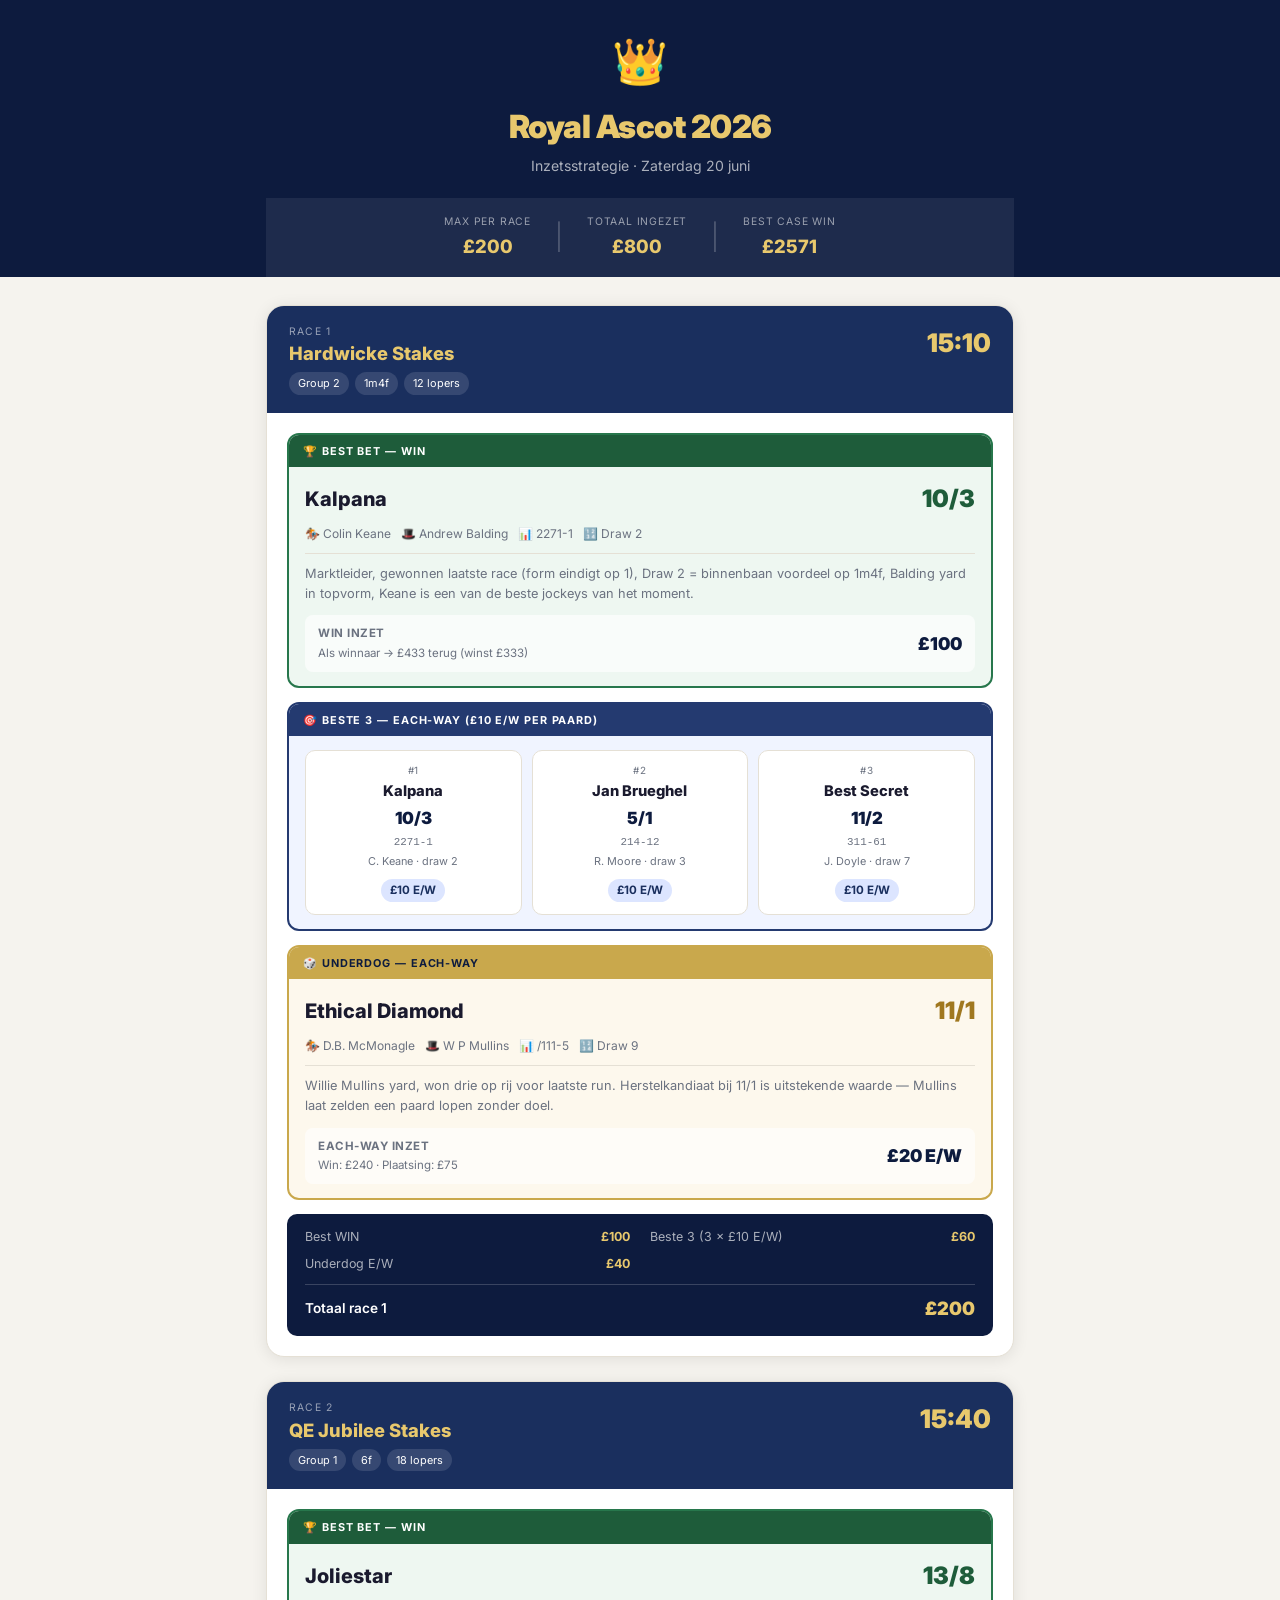
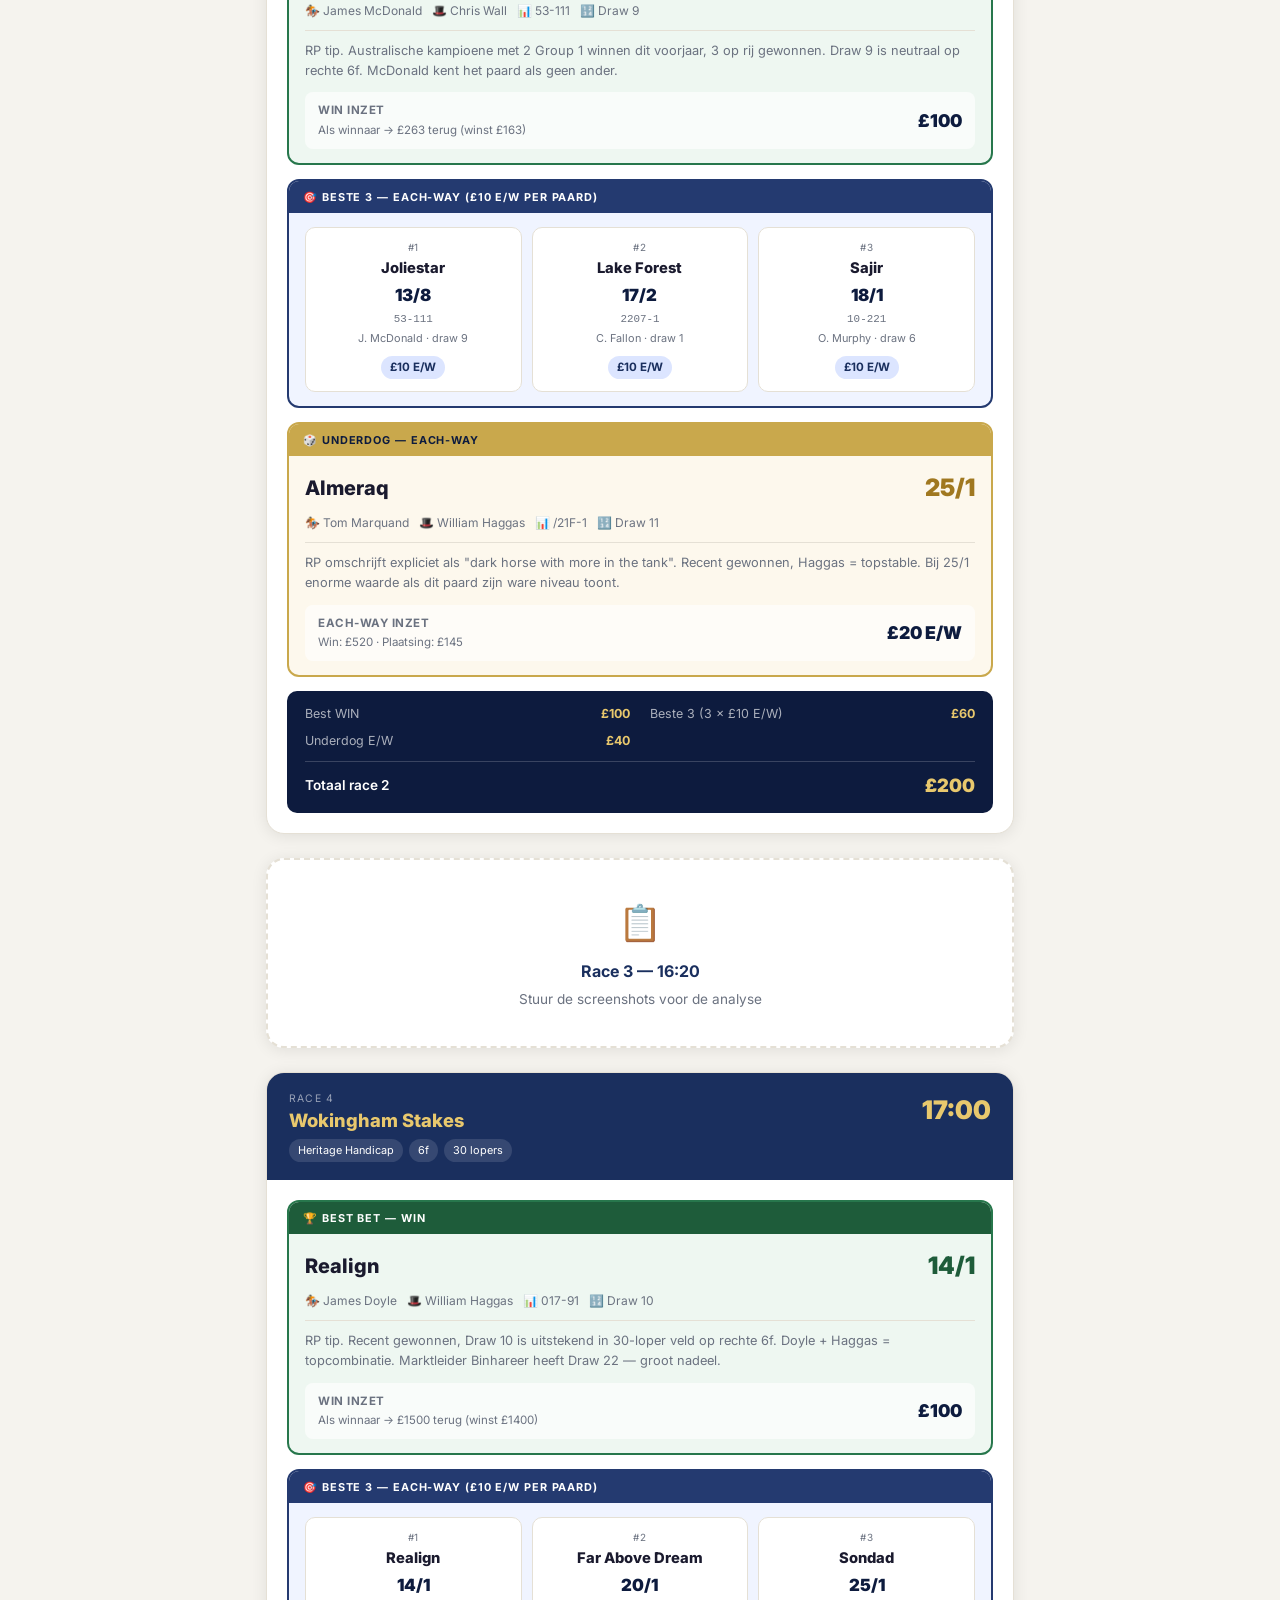
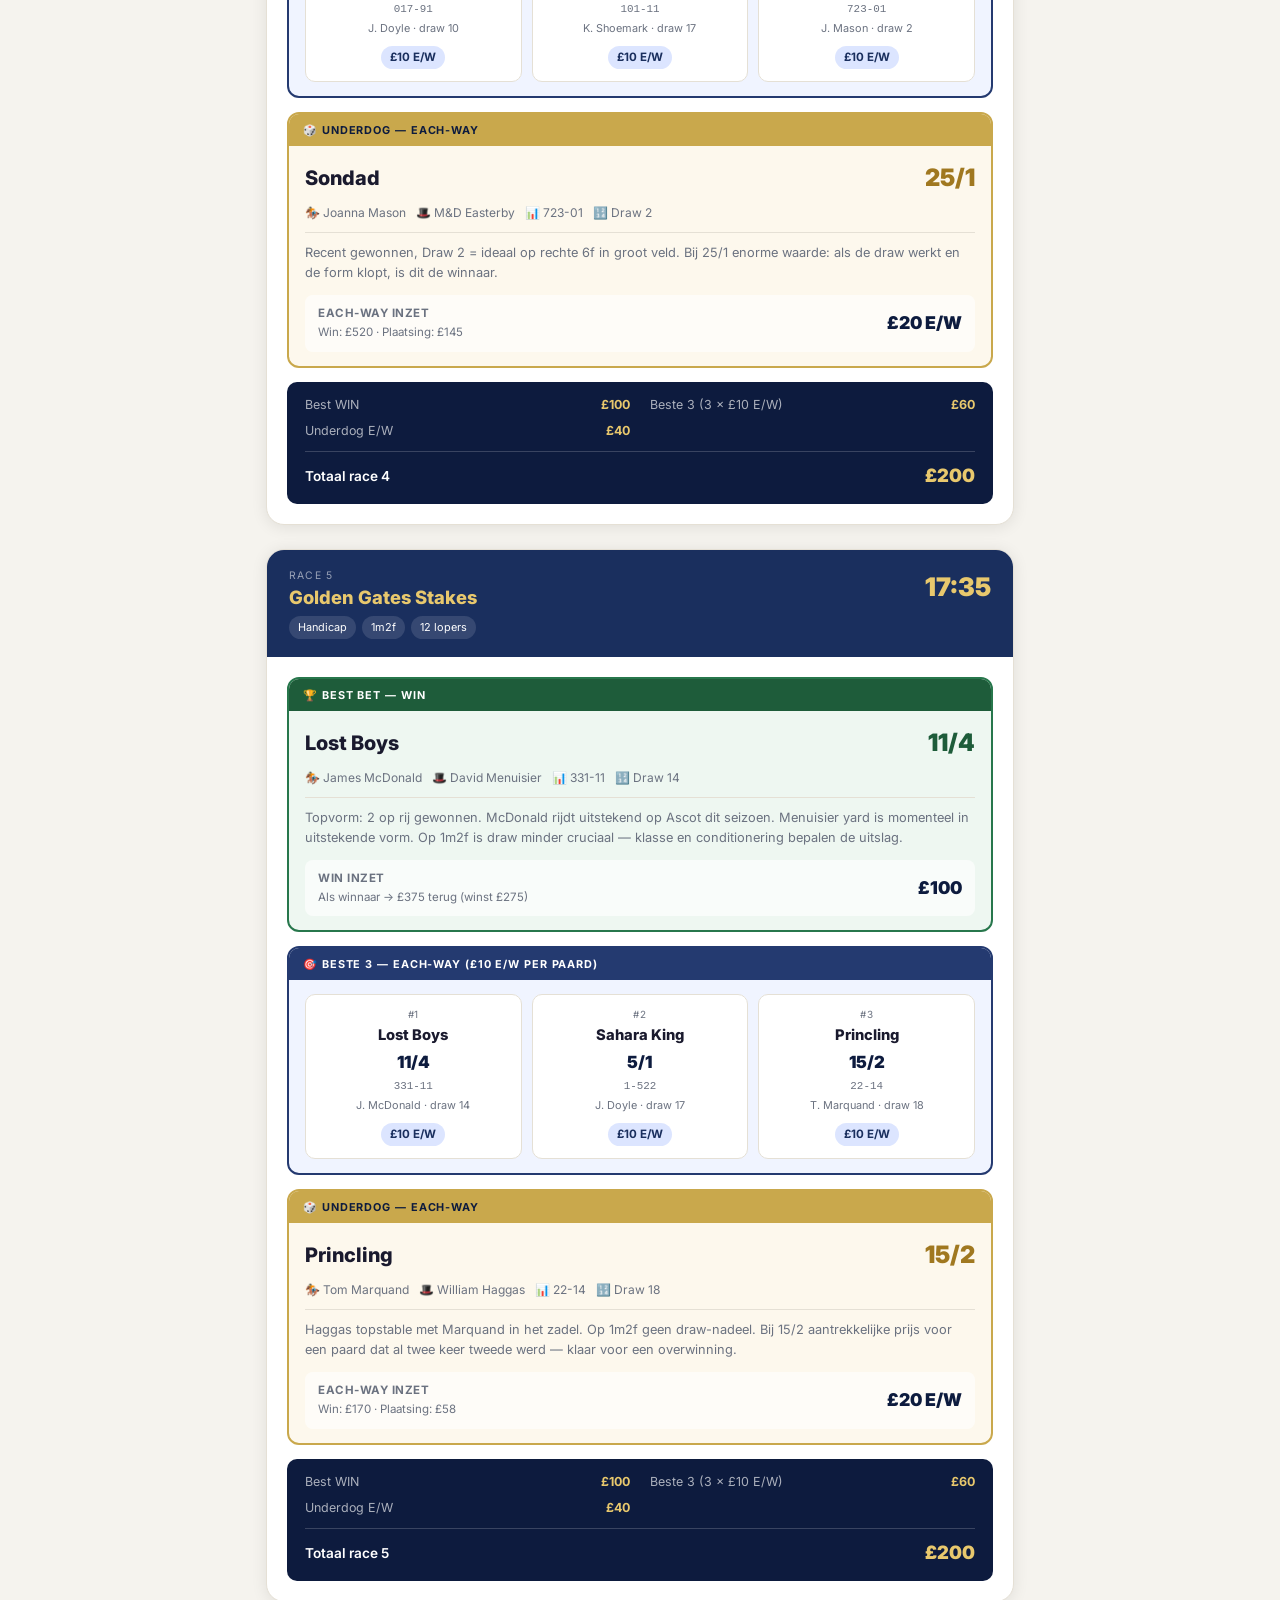
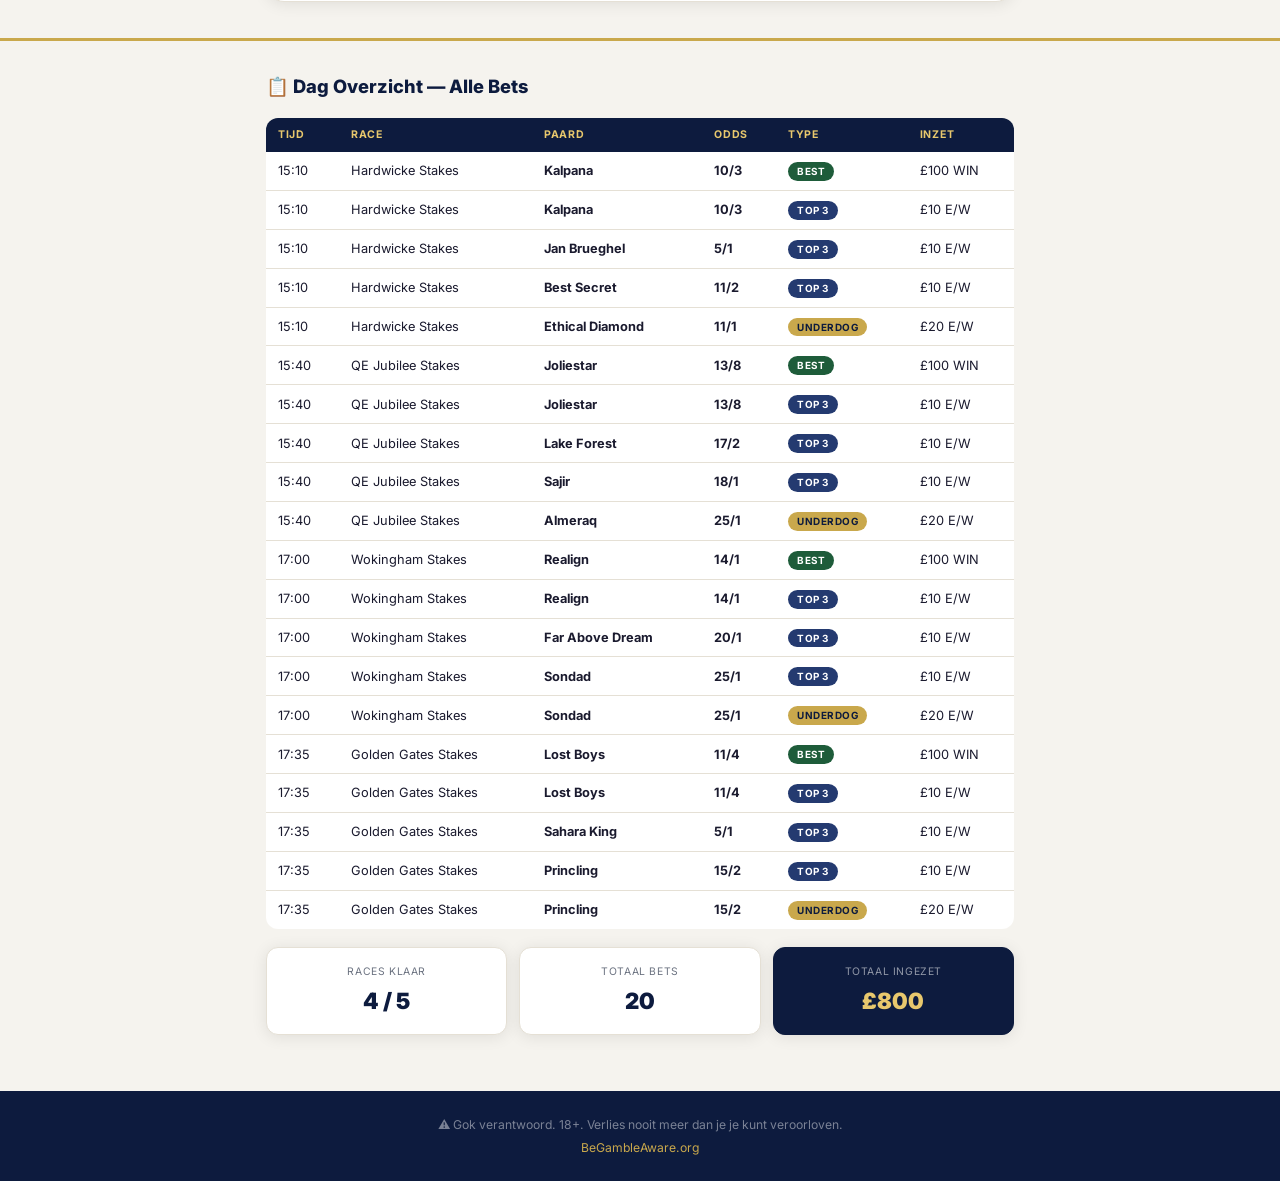
<file: index.html>
<!DOCTYPE html>
<html lang="nl">
<head>
  <meta charset="UTF-8" />
  <meta name="viewport" content="width=device-width, initial-scale=1.0" />
  <title>Royal Ascot 2026 — Inzetsstrategie</title>
  <link rel="stylesheet" href="styles.css" />
  <link href="https://fonts.googleapis.com/css2?family=Inter:wght@300;400;500;600;700;900&display=swap" rel="stylesheet" />
</head>
<body>

  <header class="site-header">
    <div class="container">
      <div class="header-logo">👑</div>
      <h1 class="header-title">Royal Ascot 2026</h1>
      <p class="header-subtitle">Inzetsstrategie · Zaterdag 20 juni</p>
      <div class="budget-banner">
        <div class="budget-item">
          <span class="budget-label">Max per race</span>
          <span class="budget-value">£200</span>
        </div>
        <div class="budget-divider">|</div>
        <div class="budget-item">
          <span class="budget-label">Totaal ingezet</span>
          <span class="budget-value">£<span id="total-amount">0</span></span>
        </div>
        <div class="budget-divider">|</div>
        <div class="budget-item">
          <span class="budget-label">Best case WIN</span>
          <span class="budget-value">£<span id="return-amount">0</span></span>
        </div>
      </div>
    </div>
  </header>

  <main class="main container" id="races-container"></main>

  <section class="day-summary" id="day-summary"></section>

  <footer class="site-footer">
    <div class="container">
      <p>⚠️ Gok verantwoord. 18+. Verlies nooit meer dan je je kunt veroorloven.</p>
      <p><a href="https://www.begambleaware.org" target="_blank">BeGambleAware.org</a></p>
    </div>
  </footer>

  <script src="script.js"></script>
</body>
</html>
</file>
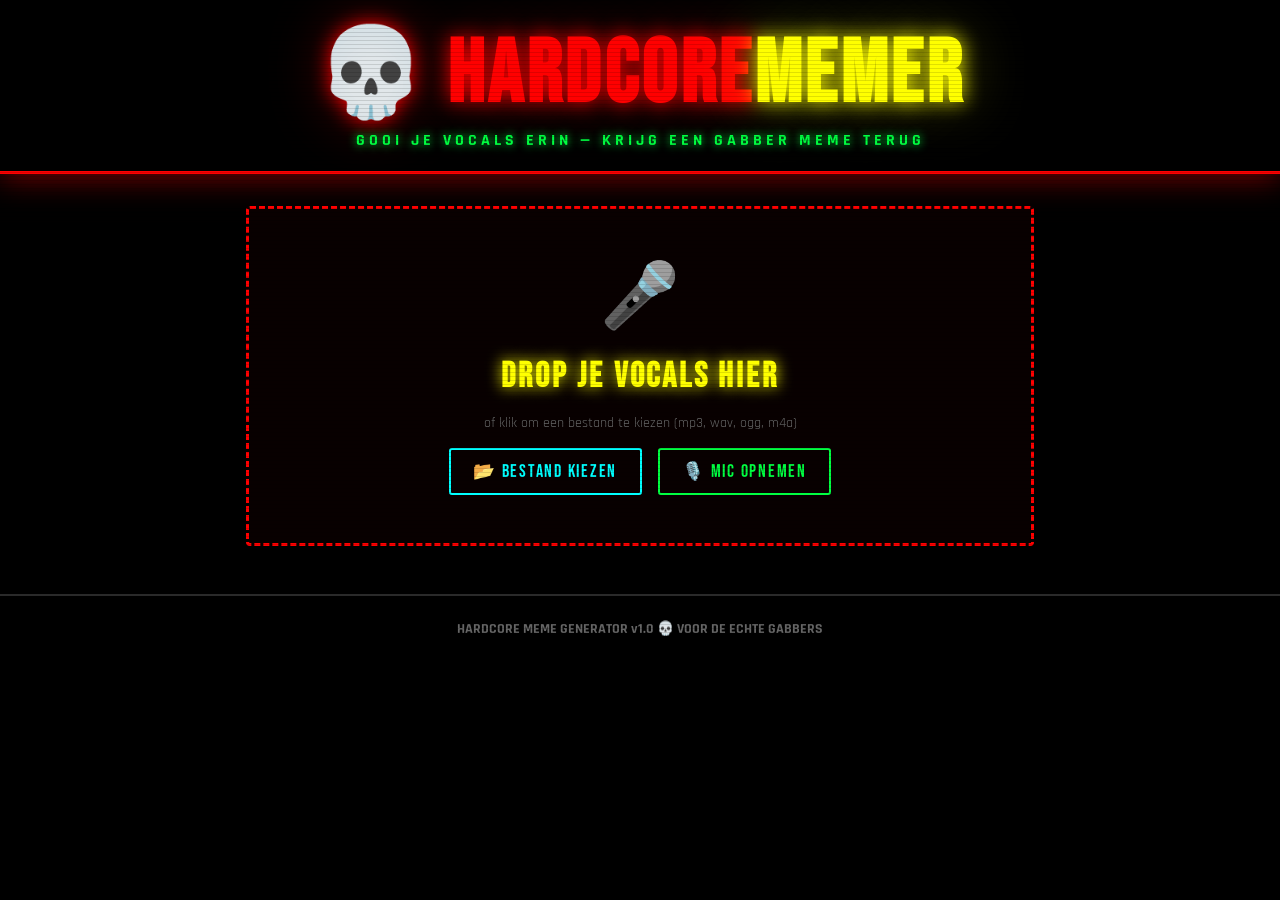
<file: hardcore.html>
<!DOCTYPE html>
<html lang="nl">
<head>
  <meta charset="UTF-8" />
  <meta name="viewport" content="width=device-width, initial-scale=1.0" />
  <title>HARDCORE MEME GENERATOR 💀</title>
  <link rel="preconnect" href="https://fonts.googleapis.com" />
  <link href="https://fonts.googleapis.com/css2?family=Bebas+Neue&family=Rajdhani:wght@400;700&display=swap" rel="stylesheet" />
  <link rel="stylesheet" href="hardcore.css" />
</head>
<body>

  <!-- HEADER -->
  <header class="hc-header">
    <div class="hc-logo">💀 HARDCORE<span>MEMER</span></div>
    <p class="hc-tagline">GOOI JE VOCALS ERIN — KRIJG EEN GABBER MEME TERUG</p>
  </header>

  <main class="hc-main">

    <!-- STAP 1: Upload / Record -->
    <div class="drop-zone" id="drop-zone">
      <div class="drop-icon">🎤</div>
      <h2>DROP JE VOCALS HIER</h2>
      <p>of klik om een bestand te kiezen (mp3, wav, ogg, m4a)</p>
      <input type="file" id="file-input" accept="audio/*" hidden />
      <div class="drop-buttons">
        <button class="hc-btn hc-btn-upload" id="upload-btn">📂 BESTAND KIEZEN</button>
        <button class="hc-btn hc-btn-mic" id="mic-btn">🎙️ MIC OPNEMEN</button>
      </div>
      <div class="recording-indicator" id="recording-indicator">
        <div class="rec-dot"></div>
        <span>BEZIG MET OPNEMEN...</span>
        <button class="hc-btn hc-btn-stop" id="stop-btn">⏹ STOP</button>
      </div>
    </div>

    <!-- STAP 2: Instellingen -->
    <section class="controls-panel" id="controls-panel" hidden>
      <h3 class="controls-title">⚙️ HARDCORE INSTELLINGEN</h3>
      <div class="controls-grid">
        <div class="control-group">
          <label for="speed-slider">SPEED / PITCH</label>
          <input type="range" id="speed-slider" min="0.5" max="4" step="0.1" value="2" />
          <span class="control-val" id="speed-val">2.0×</span>
        </div>
        <div class="control-group">
          <label for="dist-slider">DISTORTIE</label>
          <input type="range" id="dist-slider" min="0" max="100" step="1" value="60" />
          <span class="control-val" id="dist-val">60%</span>
        </div>
        <div class="control-group">
          <label for="bass-slider">BASS BOOST</label>
          <input type="range" id="bass-slider" min="-6" max="24" step="1" value="12" />
          <span class="control-val" id="bass-val">+12 dB</span>
        </div>
        <div class="control-group">
          <label for="text-speed-slider">MEME TEKST SNELHEID</label>
          <input type="range" id="text-speed-slider" min="0.5" max="4" step="0.1" value="1.5" />
          <span class="control-val" id="text-speed-val">1.5×</span>
        </div>
      </div>

      <div class="custom-text-row">
        <label for="custom-text">EIGEN MEME TEKST (optioneel)</label>
        <input type="text" id="custom-text" placeholder="bv. HAKKUH HAKKUH" maxlength="40" />
      </div>

      <button class="hc-btn hc-btn-generate" id="generate-btn">
        💀 GENEREER HARDCORE MEME 💀
      </button>
    </section>

    <!-- Laden indicator -->
    <div class="progress-wrap" id="progress-wrap" hidden>
      <span id="progress-text">LADEN...</span>
      <div class="progress-track">
        <div class="progress-bar" id="progress-bar"></div>
      </div>
    </div>

    <!-- STAP 3: Canvas meme display -->
    <div class="meme-display" id="meme-display" hidden>
      <canvas id="meme-canvas" width="640" height="360"></canvas>
      <div class="bpm-badge" id="bpm-badge">
        <span class="bpm-num" id="bpm-num">350</span>
        <span class="bpm-label">BPM</span>
      </div>
    </div>

    <!-- Afspeelbediening -->
    <div class="playback-bar" id="playback-bar" hidden>
      <button class="hc-btn hc-btn-play" id="play-btn">▶ PLAY</button>
      <button class="hc-btn hc-btn-loop" id="loop-btn">🔁 LOOP: AAN</button>
      <button class="hc-btn hc-btn-download" id="download-btn">⬇ DOWNLOAD MEME (10s)</button>
      <button class="hc-btn hc-btn-reset" id="reset-btn">🔄 OPNIEUW</button>
    </div>

    <!-- Download status -->
    <div class="dl-status" id="dl-status" hidden>
      <div class="dl-progress-track">
        <div class="dl-progress-bar" id="dl-progress-bar"></div>
      </div>
      <span id="dl-status-text">OPNEMEN... 0s / 10s</span>
    </div>

  </main>

  <!-- FOOTER -->
  <footer class="hc-footer">
    <p>HARDCORE MEME GENERATOR v1.0 💀 VOOR DE ECHTE GABBERS</p>
  </footer>

  <script src="hardcore.js"></script>
</body>
</html>
</file>
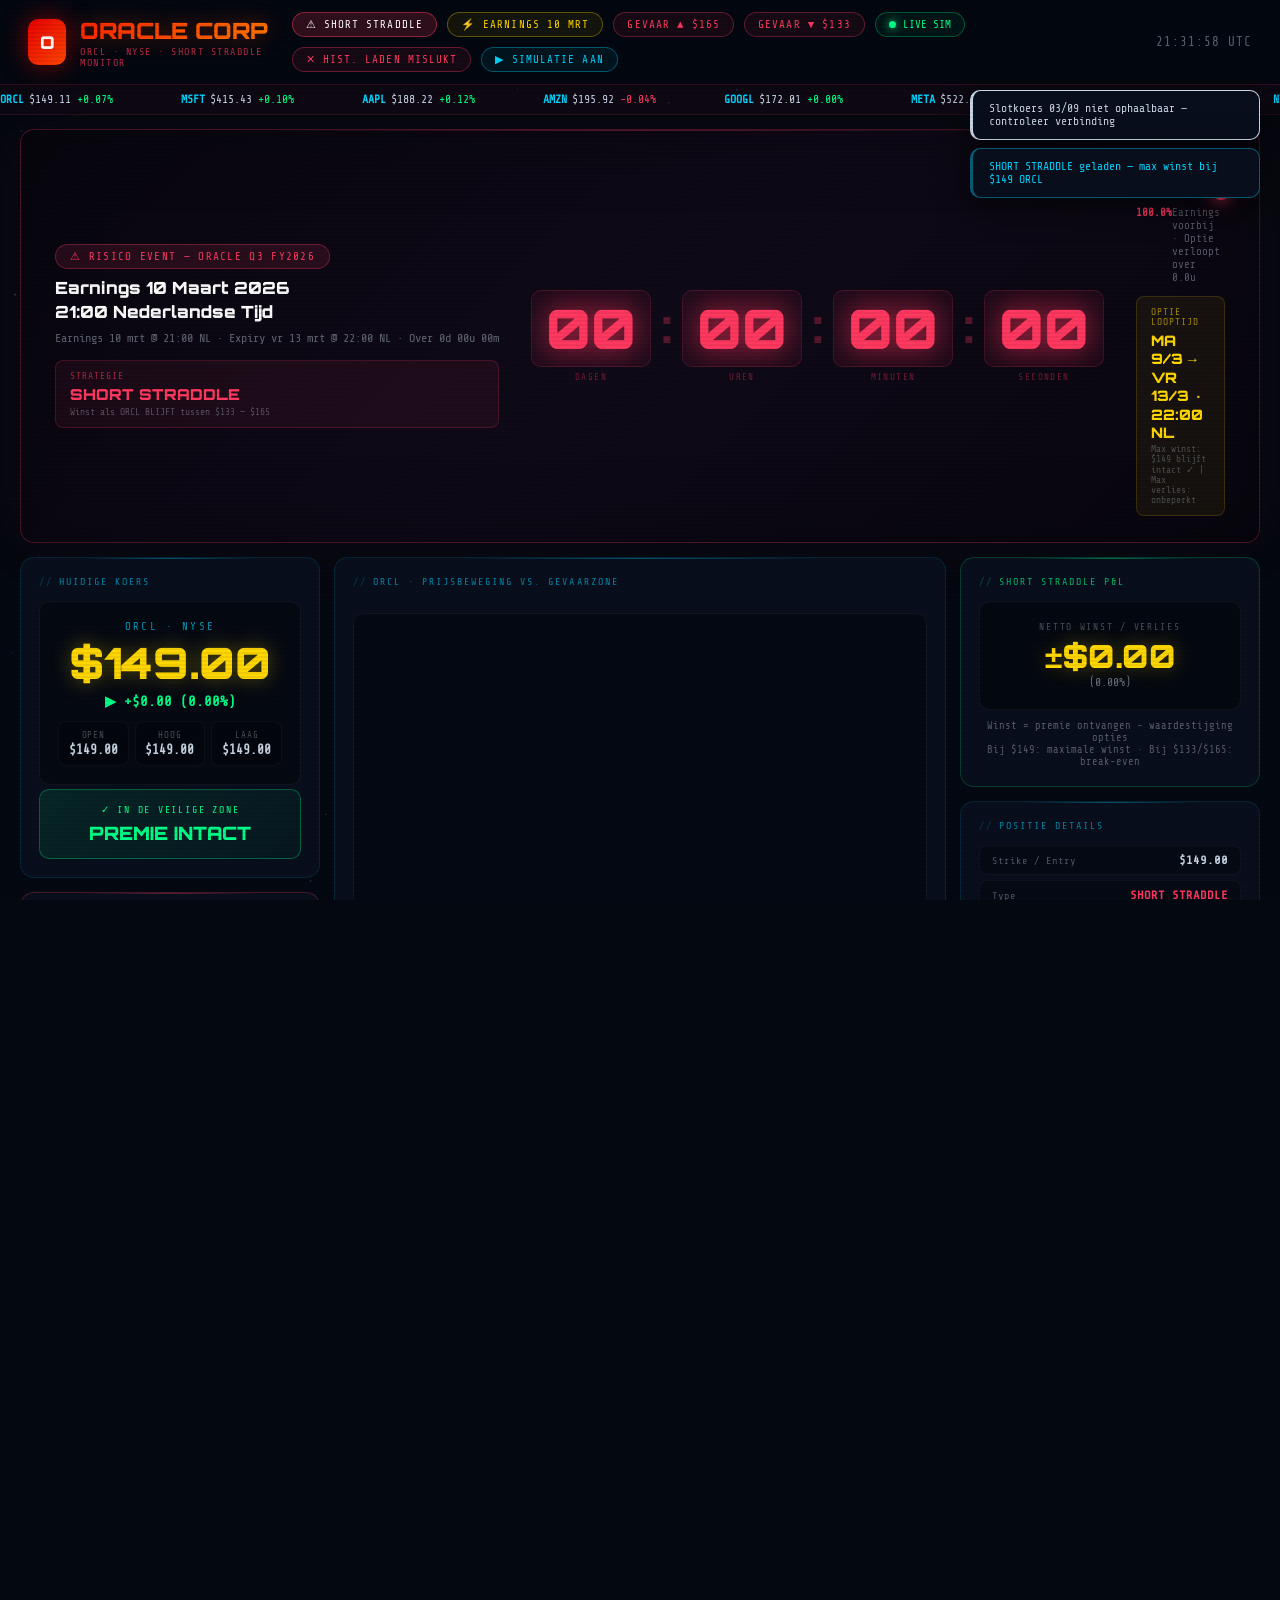
<file: trading-dashboard.html>
<!DOCTYPE html>
<html lang="nl">
<head>
  <meta charset="UTF-8" />
  <meta name="viewport" content="width=device-width, initial-scale=1.0" />
  <title>ORCL Short Straddle — Earnings Dashboard</title>
  <style>
    @import url('https://fonts.googleapis.com/css2?family=Share+Tech+Mono&family=Orbitron:wght@400;700;900&family=Inter:wght@300;400;600;700&display=swap');

    :root {
      --green:  #00ff88;
      --red:    #ff3860;
      --gold:   #ffd700;
      --blue:   #00d4ff;
      --purple: #9b59ff;
      --bg:     #040810;
      --panel:  #080e1c;
      --border: rgba(0,212,255,.12);
      --text:   #c8d6e5;
    }

    *, *::before, *::after { box-sizing: border-box; margin: 0; padding: 0; }
    html, body { height: 100%; background: var(--bg); color: var(--text); font-family: 'Inter', sans-serif; overflow-x: hidden; }

    body::after {
      content: ''; position: fixed; inset: 0; pointer-events: none; z-index: 9999;
      background: repeating-linear-gradient(0deg, transparent, transparent 2px, rgba(0,0,0,.06) 2px, rgba(0,0,0,.06) 4px);
    }

    #stars { position: fixed; inset: 0; z-index: 0; pointer-events: none; }

    /* ── HEADER ─────────────────────────────── */
    header {
      position: sticky; top: 0; z-index: 200;
      display: flex; align-items: center; justify-content: space-between;
      padding: 12px 28px; gap: 16px;
      background: rgba(4,8,16,.97);
      border-bottom: 1px solid rgba(255,56,96,.2);
      backdrop-filter: blur(20px);
    }

    .logo-group { display: flex; align-items: center; gap: 14px; }

    .orcl-badge {
      width: 46px; height: 46px;
      background: linear-gradient(135deg, #e60000, #ff4500);
      border-radius: 10px; display: flex; align-items: center; justify-content: center;
      font-family: 'Orbitron', monospace; font-size: 1.1rem; font-weight: 900; color: #fff;
      box-shadow: 0 0 24px rgba(230,0,0,.55);
    }

    .logo-name {
      font-family: 'Orbitron', monospace; font-size: 1.4rem; font-weight: 900;
      background: linear-gradient(135deg, #ff2200, #ff7a00);
      -webkit-background-clip: text; -webkit-text-fill-color: transparent; background-clip: text;
      filter: drop-shadow(0 0 10px rgba(255,60,0,.4));
    }
    .logo-sub { font-family: 'Share Tech Mono', monospace; font-size: .63rem; color: rgba(255,56,96,.7); letter-spacing: .15em; text-transform: uppercase; margin-top: 2px; }

    .header-pills { display: flex; align-items: center; gap: 10px; flex-wrap: wrap; }
    .pill {
      padding: 5px 13px; border-radius: 99px;
      font-family: 'Share Tech Mono', monospace; font-size: .68rem; letter-spacing: .1em; border: 1px solid;
    }
    .p-red    { color:var(--red);   border-color:rgba(255,56,96,.35);  background:rgba(255,56,96,.08); }
    .p-gold   { color:var(--gold);  border-color:rgba(255,215,0,.35);  background:rgba(255,215,0,.07); }
    .p-green  { color:var(--green); border-color:rgba(0,255,136,.3);   background:rgba(0,255,136,.06); }
    .p-blue   { color:var(--blue);  border-color:rgba(0,212,255,.3);   background:rgba(0,212,255,.06); }
    .p-gray   { color:rgba(200,214,229,.5); border-color:rgba(200,214,229,.2); background:rgba(200,214,229,.05); }
    .p-alert  { color:#fff; border-color:rgba(255,56,96,.5); background:rgba(255,56,96,.18);
                animation: pill-pulse 1.8s ease-in-out infinite; }
    @keyframes pill-pulse { 0%,100%{box-shadow:0 0 0 0 rgba(255,56,96,.4)} 50%{box-shadow:0 0 0 6px rgba(255,56,96,0)} }

    .live-pill { display:flex; align-items:center; gap:7px; padding:5px 13px; border-radius:99px; font-family:'Share Tech Mono',monospace; font-size:.68rem; color:var(--green); border:1px solid rgba(0,255,136,.3); background:rgba(0,255,136,.06); }
    .live-dot { width:7px; height:7px; border-radius:50%; background:var(--green); box-shadow:0 0 8px var(--green); animation:blink 1.1s ease-in-out infinite; }
    @keyframes blink { 0%,100%{opacity:1}50%{opacity:.2} }
    .sim-btn { cursor:pointer; padding:5px 13px; border-radius:99px; font-family:'Share Tech Mono',monospace; font-size:.68rem; letter-spacing:.1em; border:1px solid rgba(0,212,255,.35); background:rgba(0,212,255,.07); color:var(--blue); transition:all .2s; user-select:none; }
    .sim-btn:hover { background:rgba(0,212,255,.18); border-color:rgba(0,212,255,.6); }
    .sim-btn.active { color:var(--gold); border-color:rgba(255,215,0,.5); background:rgba(255,215,0,.1); }

    .header-clock { font-family:'Share Tech Mono',monospace; font-size:.78rem; color:rgba(200,214,229,.45); letter-spacing:.08em; margin-left:auto; white-space:nowrap; }

    /* ── TAPE ─────────────────────────────── */
    .tape { overflow:hidden; height:30px; background:rgba(255,56,96,.03); border-bottom:1px solid rgba(255,56,96,.1); display:flex; align-items:center; position:relative; z-index:100; }
    .tape-track { display:flex; gap:40px; white-space:nowrap; font-family:'Share Tech Mono',monospace; font-size:.72rem; animation:scroll-tape 35s linear infinite; }
    @keyframes scroll-tape { from{transform:translateX(0)} to{transform:translateX(-50%)} }
    .ts { color:var(--blue); font-weight:700; margin-right:5px; }
    .tu { color:var(--green); } .td { color:var(--red); }

    /* ── MAIN LAYOUT ─────────────────────── */
    main {
      position: relative; z-index: 10;
      display: grid;
      grid-template-columns: 300px 1fr 300px;
      gap: 14px; padding: 14px 20px;
      min-height: calc(100vh - 109px);
    }

    /* ── PANEL ──────────────────────────── */
    .panel { background:var(--panel); border:1px solid var(--border); border-radius:14px; padding:18px; position:relative; overflow:hidden; }
    .panel::before { content:''; position:absolute; top:0; left:20%; right:20%; height:1px; background:linear-gradient(90deg,transparent,rgba(0,212,255,.35),transparent); }
    .panel.danger-panel { border-color:rgba(255,56,96,.25); }
    .panel.danger-panel::before { background:linear-gradient(90deg,transparent,rgba(255,56,96,.4),transparent); }
    .panel.safe-panel  { border-color:rgba(0,255,136,.2); }
    .panel.safe-panel::before  { background:linear-gradient(90deg,transparent,rgba(0,255,136,.4),transparent); }

    .ptitle { font-family:'Share Tech Mono',monospace; font-size:.63rem; letter-spacing:.2em; text-transform:uppercase; color:rgba(0,212,255,.6); margin-bottom:14px; display:flex; align-items:center; gap:6px; }
    .ptitle::before { content:'//'; opacity:.4; }
    .ptitle.danger { color:rgba(255,56,96,.7); }
    .ptitle.safe   { color:rgba(0,255,136,.7); }

    /* ── EARNINGS HERO ────────────────── */
    .hero {
      grid-column: 1 / -1;
      background: linear-gradient(135deg, #08060f 0%, #0f0a18 50%, #08060f 100%);
      border-color: rgba(255,56,96,.25);
      padding: 26px 34px;
      display: flex; align-items: center; gap: 32px;
      box-shadow: 0 0 80px rgba(255,56,96,.05), inset 0 0 80px rgba(0,0,0,.3);
    }
    .hero::before { background:linear-gradient(90deg,transparent,rgba(255,56,96,.3),transparent); }

    .hero-info { display:flex; flex-direction:column; gap:7px; min-width:230px; }
    .hero-badge {
      display:inline-flex; align-items:center; gap:8px; width:fit-content;
      padding:5px 14px; border-radius:99px;
      background:rgba(255,56,96,.12); border:1px solid rgba(255,56,96,.35);
      font-family:'Share Tech Mono',monospace; font-size:.68rem; color:var(--red); letter-spacing:.12em; text-transform:uppercase;
    }
    .hero-title { font-family:'Orbitron',monospace; font-size:1.05rem; font-weight:900; color:#fff; line-height:1.4; }
    .hero-date  { font-family:'Share Tech Mono',monospace; font-size:.75rem; color:rgba(200,214,229,.45); }

    .strat-box {
      margin-top:8px; padding:10px 14px; border-radius:8px;
      background:rgba(255,56,96,.07); border:1px solid rgba(255,56,96,.2);
    }
    .strat-lbl { font-family:'Share Tech Mono',monospace; font-size:.6rem; color:rgba(255,56,96,.6); letter-spacing:.1em; margin-bottom:4px; }
    .strat-val { font-family:'Orbitron',monospace; font-size:.95rem; font-weight:900; color:var(--red); }
    .strat-sub { font-family:'Share Tech Mono',monospace; font-size:.6rem; color:rgba(200,214,229,.35); margin-top:3px; }

    /* countdown */
    .cd-wrap { display:flex; align-items:center; gap:10px; }
    .cd-unit { display:flex; flex-direction:column; align-items:center; gap:5px; }
    .cd-box {
      font-family:'Orbitron',monospace; font-size:3.4rem; font-weight:900;
      color:var(--red); min-width:92px; text-align:center; line-height:1;
      background:rgba(255,56,96,.05); border:1px solid rgba(255,56,96,.2); border-radius:10px; padding:10px 14px;
      text-shadow:0 0 30px rgba(255,56,96,.7), 0 0 60px rgba(255,56,96,.3);
      position:relative; overflow:hidden;
    }
    .cd-box::after { content:''; position:absolute; top:0; left:-120%; width:60%; height:100%; background:linear-gradient(90deg,transparent,rgba(255,56,96,.08),transparent); animation:sweep 3s ease-in-out infinite; }
    @keyframes sweep { 0%{left:-120%}100%{left:200%} }
    .cd-box.flip { animation:numflip .25s ease; }
    @keyframes numflip { 0%{transform:scaleY(1)} 50%{transform:scaleY(.88);filter:brightness(1.5)} 100%{transform:scaleY(1)} }
    .cd-lbl { font-family:'Share Tech Mono',monospace; font-size:.58rem; color:rgba(255,56,96,.4); letter-spacing:.15em; text-transform:uppercase; }
    .cd-sep { font-family:'Orbitron',monospace; font-size:2.8rem; font-weight:900; color:rgba(255,56,96,.3); margin-bottom:20px; animation:blink-sep 1s step-end infinite; }
    @keyframes blink-sep { 0%,100%{opacity:.3}50%{opacity:0} }

    .cd-right { flex:1; display:flex; flex-direction:column; gap:10px; max-width:340px; }
    .cd-prog-labels { display:flex; justify-content:space-between; font-family:'Share Tech Mono',monospace; font-size:.63rem; color:rgba(200,214,229,.4); }
    .cd-bar-bg { height:8px; background:rgba(255,255,255,.05); border-radius:99px; border:1px solid rgba(255,255,255,.05); position:relative; }
    .cd-bar-fill { height:100%; border-radius:99px; background:linear-gradient(90deg,#00d4ff,#ffd700,#ff3860); transition:width 1s linear; position:relative; }
    .cd-bar-fill::after { content:''; position:absolute; right:-5px; top:50%; transform:translateY(-50%); width:16px; height:16px; border-radius:50%; background:var(--red); box-shadow:0 0 14px var(--red),0 0 30px rgba(255,56,96,.4); }
    .cd-pct-row { display:flex; justify-content:space-between; font-family:'Share Tech Mono',monospace; font-size:.68rem; }
    .cd-pct-v { color:var(--red); font-weight:700; }
    .cd-rem   { color:rgba(200,214,229,.4); }

    .risk-box {
      margin-top:2px; padding:10px 14px; border-radius:8px;
      background:rgba(255,215,0,.06); border:1px solid rgba(255,215,0,.15);
    }
    .risk-lbl { font-family:'Share Tech Mono',monospace; font-size:.6rem; color:rgba(255,215,0,.6); letter-spacing:.1em; margin-bottom:4px; }
    .risk-val { font-family:'Orbitron',monospace; font-size:.9rem; font-weight:900; color:var(--gold); }
    .risk-sub { font-family:'Share Tech Mono',monospace; font-size:.6rem; color:rgba(200,214,229,.3); margin-top:3px; }

    /* ── LEFT ────────────────────────────── */
    .left-col { display:flex; flex-direction:column; gap:14px; }

    /* Price */
    .price-card { text-align:center; padding:18px; background:rgba(0,0,0,.35); border-radius:10px; border:1px solid rgba(255,255,255,.05); margin-bottom:4px; }
    .price-sym { font-family:'Share Tech Mono',monospace; font-size:.68rem; color:rgba(0,212,255,.7); letter-spacing:.2em; }
    .price-num { font-family:'Orbitron',monospace; font-size:2.7rem; font-weight:900; line-height:1.1; margin:6px 0; transition:color .4s,text-shadow .4s; }
    .price-num.up   { color:var(--green); text-shadow:0 0 30px rgba(0,255,136,.5); }
    .price-num.dn   { color:var(--red);   text-shadow:0 0 30px rgba(255,56,96,.5); }
    .price-num.flat { color:var(--gold);  text-shadow:0 0 20px rgba(255,215,0,.35); }
    .price-chg { font-family:'Share Tech Mono',monospace; font-size:.88rem; font-weight:700; }
    .price-chg.up{color:var(--green)} .price-chg.dn{color:var(--red)}

    .ohlc { display:grid; grid-template-columns:1fr 1fr 1fr; gap:6px; margin-top:12px; }
    .ohlc-item { background:rgba(0,0,0,.3); border-radius:8px; padding:8px 6px; text-align:center; border:1px solid rgba(255,255,255,.04); }
    .ohlc-l { font-family:'Share Tech Mono',monospace; font-size:.57rem; color:rgba(200,214,229,.35); letter-spacing:.1em; }
    .ohlc-v { font-family:'Share Tech Mono',monospace; font-size:.8rem; font-weight:700; color:var(--text); margin-top:3px; }

    /* PROFIT ZONE INDICATOR */
    .zone-indicator {
      padding:14px; border-radius:10px; text-align:center;
      transition:all .5s;
      position:relative; overflow:hidden;
    }
    .zone-indicator.safe {
      background:linear-gradient(135deg,rgba(0,255,136,.1),rgba(0,255,136,.04));
      border:1px solid rgba(0,255,136,.3);
    }
    .zone-indicator.danger {
      background:linear-gradient(135deg,rgba(255,56,96,.15),rgba(255,56,96,.05));
      border:1px solid rgba(255,56,96,.4);
      animation:danger-pulse 1.2s ease-in-out infinite;
    }
    @keyframes danger-pulse { 0%,100%{box-shadow:0 0 0 0 rgba(255,56,96,.3)} 50%{box-shadow:0 0 0 8px rgba(255,56,96,0)} }
    .zone-indicator.warning {
      background:linear-gradient(135deg,rgba(255,215,0,.1),rgba(255,215,0,.04));
      border:1px solid rgba(255,215,0,.3);
    }
    .zi-label { font-family:'Share Tech Mono',monospace; font-size:.62rem; letter-spacing:.18em; text-transform:uppercase; margin-bottom:6px; }
    .zone-indicator.safe    .zi-label { color:var(--green); }
    .zone-indicator.danger  .zi-label { color:var(--red); }
    .zone-indicator.warning .zi-label { color:var(--gold); }
    .zi-val { font-family:'Orbitron',monospace; font-size:1.15rem; font-weight:900; }
    .zone-indicator.safe    .zi-val { color:var(--green); }
    .zone-indicator.danger  .zi-val { color:var(--red); }
    .zone-indicator.warning .zi-val { color:var(--gold); }

    /* DANGER LEVELS */
    .danger-grid { display:flex; flex-direction:column; gap:8px; }
    .dng-row {
      display:flex; align-items:center; justify-content:space-between;
      padding:12px 14px; border-radius:10px; border:1px solid; position:relative; overflow:hidden; transition:all .4s;
    }
    .dng-row.call-danger { background:rgba(255,56,96,.06); border-color:rgba(255,56,96,.25); }
    .dng-row.put-danger  { background:rgba(255,56,96,.06); border-color:rgba(255,56,96,.25); }
    .dng-row.breached { animation:breach-flash .5s ease 4; border-color:rgba(255,56,96,.8); background:rgba(255,56,96,.18); }
    @keyframes breach-flash { 0%,100%{filter:brightness(1)}50%{filter:brightness(2)} }

    .dng-left { display:flex; flex-direction:column; gap:3px; }
    .dng-type { font-family:'Share Tech Mono',monospace; font-size:.6rem; letter-spacing:.13em; text-transform:uppercase; color:var(--red); }
    .dng-px   { font-family:'Orbitron',monospace; font-size:1.25rem; font-weight:900; color:var(--red); text-shadow:0 0 16px rgba(255,56,96,.5); }
    .dng-right { text-align:right; }
    .dng-dist  { font-family:'Share Tech Mono',monospace; font-size:.7rem; opacity:.6; }
    .dng-status { display:inline-block; margin-top:4px; padding:2px 9px; border-radius:99px; font-family:'Share Tech Mono',monospace; font-size:.6rem; font-weight:700; background:rgba(255,56,96,.15); color:var(--red); }

    /* ── CENTER ──────────────────────────── */
    .center-col { display:flex; flex-direction:column; gap:14px; }
    .chart-wrap { flex:1; background:rgba(0,0,0,.3); border-radius:10px; border:1px solid rgba(255,255,255,.05); overflow:hidden; min-height:280px; position:relative; }

    /* Position thermometer */
    .thermo-wrap { position:relative; }
    .thermo-bar {
      height:52px; border-radius:10px; position:relative; overflow:hidden;
      /* gradient: red | orange | GREEN (safe zone) | orange | red */
      background: linear-gradient(90deg,
        rgba(255,56,96,.5)  0%,
        rgba(255,56,96,.2)  18%,
        rgba(255,215,0,.15) 28%,
        rgba(0,255,136,.2)  38%,
        rgba(0,255,136,.3)  50%,
        rgba(0,255,136,.2)  62%,
        rgba(255,215,0,.15) 72%,
        rgba(255,56,96,.2)  82%,
        rgba(255,56,96,.5)  100%
      );
      border:1px solid rgba(255,255,255,.07);
    }
    .thermo-labels {
      position:absolute; inset:0;
      display:flex; align-items:center; justify-content:space-between;
      padding:0 12px;
      font-family:'Share Tech Mono',monospace; font-size:.68rem;
      pointer-events:none;
    }
    .tl-danger { color:rgba(255,56,96,.9); font-weight:700; }
    .tl-safe   { color:rgba(0,255,136,.9); font-weight:700; }
    .thermo-needle {
      position:absolute; top:4px; bottom:4px; width:3px; border-radius:99px;
      background:#fff; box-shadow:0 0 12px #fff, 0 0 4px rgba(255,255,255,.8);
      transition:left .7s cubic-bezier(.4,0,.2,1);
    }
    .thermo-price-tag {
      position:absolute; top:-22px; transform:translateX(-50%);
      font-family:'Share Tech Mono',monospace; font-size:.65rem;
      color:#fff; white-space:nowrap;
      transition:left .7s cubic-bezier(.4,0,.2,1);
    }

    /* Estimates */
    .est-grid { display:grid; grid-template-columns:1fr 1fr; gap:10px; }
    .est-card { padding:12px; background:rgba(0,0,0,.3); border-radius:10px; border:1px solid rgba(255,255,255,.05); text-align:center; }
    .est-l { font-family:'Share Tech Mono',monospace; font-size:.6rem; color:rgba(200,214,229,.35); letter-spacing:.1em; margin-bottom:5px; }
    .est-v { font-family:'Orbitron',monospace; font-size:1.1rem; font-weight:900; color:var(--gold); }
    .est-s { font-family:'Share Tech Mono',monospace; font-size:.6rem; color:rgba(200,214,229,.3); margin-top:3px; }

    /* ── RIGHT ───────────────────────────── */
    .right-col { display:flex; flex-direction:column; gap:14px; }

    /* P&L */
    .pnl-big { text-align:center; padding:20px; background:rgba(0,0,0,.4); border-radius:10px; border:1px solid rgba(255,255,255,.05); }
    .pnl-lbl { font-family:'Share Tech Mono',monospace; font-size:.6rem; color:rgba(200,214,229,.35); letter-spacing:.18em; text-transform:uppercase; }
    .pnl-v { font-family:'Orbitron',monospace; font-size:2rem; font-weight:900; margin:8px 0 4px; line-height:1; transition:all .5s; }
    .pnl-v.profit { color:var(--green); text-shadow:0 0 30px rgba(0,255,136,.6); }
    .pnl-v.loss   { color:var(--red);   text-shadow:0 0 30px rgba(255,56,96,.6); }
    .pnl-v.flat   { color:var(--gold);  text-shadow:0 0 20px rgba(255,215,0,.3); }
    .pnl-s { font-family:'Share Tech Mono',monospace; font-size:.72rem; opacity:.5; }

    /* detail table */
    .dt { display:flex; flex-direction:column; gap:5px; }
    .dr { display:flex; justify-content:space-between; align-items:center; padding:7px 12px; background:rgba(0,0,0,.25); border-radius:8px; border:1px solid rgba(255,255,255,.04); }
    .dr-k { font-family:'Share Tech Mono',monospace; font-size:.64rem; color:rgba(200,214,229,.38); }
    .dr-v { font-family:'Share Tech Mono',monospace; font-size:.76rem; font-weight:700; color:var(--text); }

    /* Gauge */
    .gauge-wrap { display:flex; align-items:center; justify-content:center; padding:8px 0; }

    /* IV */
    .vol-row { display:flex; flex-direction:column; gap:5px; }
    .vol-header { display:flex; justify-content:space-between; font-family:'Share Tech Mono',monospace; font-size:.63rem; color:rgba(200,214,229,.38); }
    .vol-track { height:6px; background:rgba(255,255,255,.05); border-radius:99px; overflow:hidden; }
    .vol-fill  { height:100%; border-radius:99px; background:linear-gradient(90deg,#00d4ff,#9b59ff); box-shadow:0 0 8px var(--purple); transition:width .6s; }

    /* payoff (inverted) */
    .payoff-wrap { background:rgba(0,0,0,.3); border-radius:10px; border:1px solid rgba(255,255,255,.05); overflow:hidden; height:160px; }

    /* ── NOTIFS ──────────────────────────── */
    #notifs { position:fixed; top:90px; right:20px; z-index:9000; display:flex; flex-direction:column; gap:8px; pointer-events:none; max-width:290px; }
    .notif { padding:11px 16px; border-radius:10px; border:1px solid; border-left-width:3px; background:var(--panel); font-family:'Share Tech Mono',monospace; font-size:.72rem; box-shadow:0 8px 32px rgba(0,0,0,.6); animation:ni .3s ease; }
    @keyframes ni { from{opacity:0;transform:translateX(20px)} to{opacity:1;transform:none} }
    .notif.info    { border-color:rgba(0,212,255,.4);  color:var(--blue); }
    .notif.success { border-color:rgba(0,255,136,.4);  color:var(--green); }
    .notif.danger  { border-color:rgba(255,56,96,.4);  color:var(--red); }
    .notif.warning { border-color:rgba(255,215,0,.4);  color:var(--gold); }

    /* ── FLASH ───────────────────────────── */
    #flash { position:fixed; inset:0; pointer-events:none; z-index:9998; opacity:0; }
    #flash.go { animation:fl .7s ease forwards; }
    @keyframes fl { 0%{opacity:0}25%{opacity:1}100%{opacity:0} }

    /* ── RESPONSIVE ──────────────────────── */
    @media(max-width:1100px) {
      main { grid-template-columns:1fr 1fr; }
      .hero { flex-wrap:wrap; }
      .left-col  { grid-column:1; }
      .center-col{ grid-column:2; }
      .right-col { grid-column:1/-1; }
    }
    @media(max-width:720px) {
      /* Layout */
      main { grid-template-columns:1fr; padding:10px; gap:10px; min-height:unset; }

      /* Header */
      header { padding:10px 14px; flex-wrap:wrap; gap:8px; }
      .logo-name { font-size:1rem; }
      .logo-sub { display:none; }
      .orcl-badge { width:36px; height:36px; font-size:.85rem; }
      .header-pills { gap:5px; order:3; width:100%; }
      .pill { font-size:.58rem; padding:3px 8px; }
      .p-alert { display:none; }
      .header-clock { font-size:.65rem; }

      /* Hero */
      .hero { flex-direction:column; gap:14px; padding:14px 16px; }
      .hero-info { min-width:unset; width:100%; }
      .cd-wrap { flex-wrap:wrap; justify-content:center; gap:6px; }
      .cd-box { font-size:2rem; min-width:60px; padding:8px 10px; }
      .cd-sep { font-size:2rem; margin-bottom:12px; }
      .cd-right { max-width:100%; width:100%; }
      .cd-prog-labels, .cd-pct-row { font-size:.6rem; }

      /* Panels */
      .panel { padding:14px; border-radius:10px; }

      /* Price card */
      .price-num { font-size:2rem; }
      .price-card { padding:14px; }
      .ohlc-v { font-size:.75rem; }

      /* PnL */
      .pnl-big { padding:14px; }
      .pnl-v { font-size:1.5rem; }

      /* Danger grid */
      .dng-px { font-size:1rem; }

      /* Estimate grid */
      .est-grid { grid-template-columns:1fr 1fr; }

      /* Notifications */
      #notifs { right:10px; left:10px; max-width:unset; top:auto; bottom:80px; }

      /* Tape */
      .tape-track { font-size:.65rem; }
    }

    @media(max-width:400px) {
      .cd-box { font-size:1.7rem; min-width:52px; padding:7px 8px; }
      .cd-sep { font-size:1.7rem; }
      .price-num { font-size:1.7rem; }
      .pnl-v { font-size:1.3rem; }
      .pill { font-size:.55rem; padding:3px 6px; }
    }
  </style>
</head>
<body>

<canvas id="stars"></canvas>
<div id="flash"></div>
<div id="notifs"></div>

<!-- HEADER -->
<header>
  <div class="logo-group">
    <div class="orcl-badge">O</div>
    <div>
      <div class="logo-name">ORACLE CORP</div>
      <div class="logo-sub">ORCL · NYSE · SHORT STRADDLE MONITOR</div>
    </div>
  </div>
  <div class="header-pills">
    <div class="pill p-alert">⚠ SHORT STRADDLE</div>
    <div class="pill p-gold">⚡ EARNINGS 10 MRT</div>
    <div class="pill p-red">GEVAAR ▲ $165</div>
    <div class="pill p-red">GEVAAR ▼ $133</div>
    <div class="live-pill"><div class="live-dot"></div>LIVE SIM</div>
    <div class="pill p-blue" id="priceSource">⏳ laden…</div>
    <div class="sim-btn" id="simToggle" onclick="toggleSim()">▶ SIMULATIE AAN</div>
  </div>
  <div class="header-clock" id="clock">--:--:--</div>
</header>

<!-- TAPE -->
<div class="tape"><div class="tape-track" id="tape"></div></div>

<!-- MAIN -->
<main>

  <!-- ── EARNINGS COUNTDOWN HERO ────────────────────────── -->
  <div class="panel hero" style="grid-column:1/-1">
    <div class="hero-info">
      <div class="hero-badge">⚠ RISICO EVENT — Oracle Q3 FY2026</div>
      <div class="hero-title">Earnings 10 Maart 2026<br/>21:00 Nederlandse Tijd</div>
      <div class="hero-date" id="heroDate">Berekenen...</div>
      <div class="strat-box">
        <div class="strat-lbl">STRATEGIE</div>
        <div class="strat-val">SHORT STRADDLE</div>
        <div class="strat-sub">Winst als ORCL BLIJFT tussen $133 — $165</div>
      </div>
    </div>

    <!-- Countdown -->
    <div class="cd-wrap">
      <div class="cd-unit"><div class="cd-box" id="cdD">00</div><div class="cd-lbl">dagen</div></div>
      <div class="cd-sep">:</div>
      <div class="cd-unit"><div class="cd-box" id="cdH">00</div><div class="cd-lbl">uren</div></div>
      <div class="cd-sep">:</div>
      <div class="cd-unit"><div class="cd-box" id="cdM">00</div><div class="cd-lbl">minuten</div></div>
      <div class="cd-sep">:</div>
      <div class="cd-unit"><div class="cd-box" id="cdS">00</div><div class="cd-lbl">seconden</div></div>
    </div>

    <div class="cd-right">
      <div class="cd-prog-labels">
        <span>Ma 9/3</span>
        <span id="cdPctLbl">0%</span>
        <span>Vr 13/3</span>
      </div>
      <div class="cd-bar-bg">
        <div class="cd-bar-fill" id="cdFill" style="width:0%"></div>
      </div>
      <div class="cd-pct-row">
        <span class="cd-pct-v" id="cdPct">0%</span>
        <span class="cd-rem"  id="cdRem">berekenen...</span>
      </div>
      <div class="risk-box">
        <div class="risk-lbl">OPTIE LOOPTIJD</div>
        <div class="risk-val">MA 9/3 → VR 13/3 · 22:00 NL</div>
        <div class="risk-sub">Max winst: $149 blijft intact ✓ | Max verlies: onbeperkt</div>
      </div>
    </div>
  </div>

  <!-- ── LEFT COLUMN ── -->
  <div class="left-col">

    <!-- Price -->
    <div class="panel">
      <div class="ptitle">Huidige Koers</div>
      <div class="price-card">
        <div class="price-sym">ORCL · NYSE</div>
        <div class="price-num flat" id="priceNum">$149.00</div>
        <div class="price-chg up"  id="priceChg">▶ +$0.00 (0.00%)</div>
        <div class="ohlc">
          <div class="ohlc-item"><div class="ohlc-l">OPEN</div><div class="ohlc-v">$149.00</div></div>
          <div class="ohlc-item"><div class="ohlc-l">HOOG</div><div class="ohlc-v" id="dayH">$149.00</div></div>
          <div class="ohlc-item"><div class="ohlc-l">LAAG</div><div class="ohlc-v" id="dayL">$149.00</div></div>
        </div>
      </div>
      <!-- Zone status -->
      <div class="zone-indicator safe" id="zoneInd">
        <div class="zi-label" id="zoneLbl">✓ IN DE VEILIGE ZONE</div>
        <div class="zi-val"   id="zoneVal">PREMIE INTACT</div>
      </div>
    </div>

    <!-- Danger levels -->
    <div class="panel danger-panel">
      <div class="ptitle danger">Break-even / Gevaar Niveaus</div>
      <div class="danger-grid">
        <div class="dng-row call-danger" id="callRow">
          <div class="dng-left">
            <div class="dng-type">▲ CALL GEVAAR</div>
            <div class="dng-px">$165.00</div>
          </div>
          <div class="dng-right">
            <div class="dng-dist" id="callDist">+$16.00 (+10.7%)</div>
            <div class="dng-status" id="callSt">VEILIG</div>
          </div>
        </div>
        <div class="dng-row put-danger" id="putRow">
          <div class="dng-left">
            <div class="dng-type">▼ PUT GEVAAR</div>
            <div class="dng-px">$133.00</div>
          </div>
          <div class="dng-right">
            <div class="dng-dist" id="putDist">-$16.00 (-10.7%)</div>
            <div class="dng-status" id="putSt">VEILIG</div>
          </div>
        </div>
        <div style="padding:10px 14px; background:rgba(255,215,0,.06); border:1px solid rgba(255,215,0,.15); border-radius:10px; font-family:'Share Tech Mono',monospace; font-size:.68rem; color:rgba(255,215,0,.7); text-align:center; line-height:1.6;">
          ⚠ Buiten deze niveaus = netto verlies<br/>
          Hoe dichter bij $149, hoe meer winst
        </div>
      </div>
    </div>

    <!-- Payoff diagram (inverted V) -->
    <div class="panel">
      <div class="ptitle">Short Straddle Payoff</div>
      <div class="payoff-wrap">
        <canvas id="straddleC" style="width:100%;height:100%"></canvas>
      </div>
    </div>

    <!-- IV -->
    <div class="panel">
      <div class="ptitle">Implied Volatility (IV)</div>
      <div class="vol-row">
        <div class="vol-header"><span>IV — STIJGT NAAR EARNINGS!</span><span id="ivVal">32%</span></div>
        <div class="vol-track"><div class="vol-fill" id="ivFill" style="width:32%"></div></div>
        <div style="font-family:'Share Tech Mono',monospace;font-size:.62rem;color:rgba(255,215,0,.5);margin-top:4px">
          ⚡ Hoge IV = hogere ontvangen premie, maar ook meer risico
        </div>
      </div>
    </div>

  </div>

  <!-- ── CENTER COLUMN ── -->
  <div class="center-col">

    <!-- Chart -->
    <div class="panel" style="flex:1;display:flex;flex-direction:column;gap:12px">
      <div class="ptitle">ORCL · Prijsbeweging vs. Gevaarzone</div>
      <div class="chart-wrap">
        <canvas id="chartC" style="width:100%;height:100%"></canvas>
      </div>

      <!-- Thermometer -->
      <div class="thermo-wrap">
        <div style="font-family:'Share Tech Mono',monospace;font-size:.62rem;color:rgba(200,214,229,.35);letter-spacing:.15em;margin-bottom:24px">POSITIE THERMOMETER</div>
        <div class="thermo-bar">
          <div class="thermo-labels">
            <span class="tl-danger">▼ $133<br/><span style="font-size:.55rem;opacity:.7">VERLIES</span></span>
            <span class="tl-safe">● MAX WINST<br/><span style="font-size:.55rem;opacity:.7">$149</span></span>
            <span class="tl-danger">$165 ▲<br/><span style="font-size:.55rem;opacity:.7">VERLIES</span></span>
          </div>
          <div class="thermo-price-tag" id="thermoPriceTag" style="left:50%">$149</div>
          <div class="thermo-needle" id="thermoNeedle" style="left:50%"></div>
        </div>
      </div>
    </div>

    <!-- Estimates -->
    <div class="panel">
      <div class="ptitle">Q3 FY2026 Verwachtingen (Earnings Risico)</div>
      <div class="est-grid">
        <div class="est-card">
          <div class="est-l">EPS CONSENSUS</div>
          <div class="est-v">$1.72</div>
          <div class="est-s">Non-GAAP · +16-18% YoY</div>
        </div>
        <div class="est-card">
          <div class="est-l">OMZET VERWACHT</div>
          <div class="est-v">$16.89B</div>
          <div class="est-s">+19.5% YoY groei</div>
        </div>
        <div class="est-card">
          <div class="est-l">CLOUD GROEI</div>
          <div class="est-v">+40-44%</div>
          <div class="est-s">YoY verwacht</div>
        </div>
        <div class="est-card" style="background:rgba(255,56,96,.07);border-color:rgba(255,56,96,.2)">
          <div class="est-l" style="color:rgba(255,56,96,.6)">Q2 VORIG KWARTAAL</div>
          <div class="est-v" style="color:var(--red)">+11.4% GAP</div>
          <div class="est-s">Grote beat → straddle gevaar!</div>
        </div>
      </div>
      <div style="margin-top:10px;padding:10px 14px;background:rgba(255,56,96,.07);border:1px solid rgba(255,56,96,.2);border-radius:8px;font-family:'Share Tech Mono',monospace;font-size:.68rem;color:rgba(255,56,96,.75);line-height:1.6;text-align:center">
        ⚠ Gemiddelde earnings move ORCL: ±7.5%<br/>
        Jouw break-even: ±10.74% · Historisch <span style="color:var(--green)">relatief veilig</span>, maar Q2 was +11.4%!
      </div>
    </div>

  </div>

  <!-- ── RIGHT COLUMN ── -->
  <div class="right-col">

    <!-- P&L -->
    <div class="panel safe-panel">
      <div class="ptitle safe">Short Straddle P&amp;L</div>
      <div class="pnl-big">
        <div class="pnl-lbl">NETTO WINST / VERLIES</div>
        <div class="pnl-v flat" id="pnlVal">±$0.00</div>
        <div class="pnl-s" id="pnlPct">(0.00%)</div>
      </div>
      <div style="margin-top:10px;text-align:center;font-family:'Share Tech Mono',monospace;font-size:.65rem;color:rgba(200,214,229,.4)">
        Winst = premie ontvangen - waardestijging opties<br/>
        Bij $149: maximale winst · Bij $133/$165: break-even
      </div>
    </div>

    <!-- Details -->
    <div class="panel">
      <div class="ptitle">Positie Details</div>
      <div class="dt">
        <div class="dr"><span class="dr-k">Strike / Entry</span><span class="dr-v">$149.00</span></div>
        <div class="dr"><span class="dr-k">Type</span><span class="dr-v" style="color:var(--red)">SHORT STRADDLE</span></div>
        <div class="dr"><span class="dr-k">Break-even UP</span><span class="dr-v" style="color:var(--red)">$165.00</span></div>
        <div class="dr"><span class="dr-k">Break-even DN</span><span class="dr-v" style="color:var(--red)">$133.00</span></div>
        <div class="dr"><span class="dr-k">Veilige range</span><span class="dr-v" style="color:var(--green)">$133 — $165</span></div>
        <div class="dr"><span class="dr-k">Range (%)</span><span class="dr-v" style="color:var(--gold)">±10.74%</span></div>
        <div class="dr"><span class="dr-k">Max winst</span><span class="dr-v" style="color:var(--green)">Bij exact $149</span></div>
        <div class="dr"><span class="dr-k">Scenario</span><span class="dr-v" id="scenVal" style="color:var(--green)">VEILIG</span></div>
        <div class="dr"><span class="dr-k">Afstand gevaar</span><span class="dr-v" id="nearDanger">—</span></div>
      </div>
    </div>

    <!-- Gauge -->
    <div class="panel">
      <div class="ptitle">Risico Meter</div>
      <div class="gauge-wrap">
        <canvas id="gaugeC" width="280" height="150"></canvas>
      </div>
      <div style="text-align:center;font-family:'Share Tech Mono',monospace;font-size:.62rem;color:rgba(200,214,229,.35);margin-top:6px">
        Naald midden = maximale winst · Extremen = verlies
      </div>
    </div>

    <!-- Historical -->
    <div class="panel">
      <div class="ptitle">Historische Earnings Moves</div>
      <div class="dt">
        <div class="dr"><span class="dr-k">Q2 FY26 (Dec '25)</span><span class="dr-v" style="color:var(--red)">+11.4% ⚠</span></div>
        <div class="dr"><span class="dr-k">Q1 FY26 (Sep '25)</span><span class="dr-v" style="color:var(--gold)">+6.8% ✓</span></div>
        <div class="dr"><span class="dr-k">Q4 FY25 (Jun '25)</span><span class="dr-v" style="color:var(--green)">-3.2% ✓</span></div>
        <div class="dr"><span class="dr-k">Q3 FY25 (Mar '25)</span><span class="dr-v" style="color:var(--gold)">+8.5% ✓</span></div>
        <div class="dr"><span class="dr-k">Gem. move</span><span class="dr-v" style="color:var(--gold)">±7.5%</span></div>
        <div class="dr"><span class="dr-k">Jouw range</span><span class="dr-v" style="color:var(--green)">±10.74%</span></div>
      </div>
      <div style="margin-top:8px;padding:8px 12px;background:rgba(0,255,136,.07);border:1px solid rgba(0,255,136,.2);border-radius:8px;font-family:'Share Tech Mono',monospace;font-size:.65rem;color:rgba(0,255,136,.7);text-align:center">
        3/4 kwartalen vielen binnen break-even range ✓
      </div>
    </div>

  </div>

</main>

<script>
'use strict';

const ENTRY  = 149.00;
const CALL_T = 165.00;  // break-even UP (gevaar voor short)
const PUT_T  = 133.00;  // break-even DN (gevaar voor short)
// Oracle Q3 FY2026 earnings: 10 maart 2026 @ 21:00 NL (CET = UTC+1)
const EARNINGS_TS = new Date('2026-03-10T20:00:00Z').getTime();
// Optie loopt tot vrijdag 13 maart 2026 @ 22:00 NL (CET = UTC+1)
const EXPIRY_TS   = new Date('2026-03-13T21:00:00Z').getTime();
// Positie ingegaan maandag 9 maart @ 15:30 NL (09:30 ET)
const WIN_START   = new Date('2026-03-09T14:30:00Z').getTime();
const TOTAL_WIN   = EXPIRY_TS - WIN_START;

/* ── STARS ─────────────────────────────────────── */
(function() {
  const c = document.getElementById('stars'), ctx = c.getContext('2d');
  let S = [];
  function init() {
    c.width = window.innerWidth; c.height = window.innerHeight;
    S = Array.from({length:120}, () => ({
      x:Math.random()*c.width, y:Math.random()*c.height,
      r:Math.random()*1+.2, a:Math.random(), d:Math.random()*.004+.001
    }));
  }
  function draw() {
    ctx.clearRect(0,0,c.width,c.height);
    S.forEach(s => {
      s.a += s.d; if(s.a>1){s.a=0; s.x=Math.random()*c.width; s.y=Math.random()*c.height;}
      ctx.beginPath(); ctx.arc(s.x,s.y,s.r,0,Math.PI*2);
      ctx.fillStyle=`rgba(120,170,255,${s.a*.5})`; ctx.fill();
    });
    requestAnimationFrame(draw);
  }
  window.addEventListener('resize',init); init(); draw();
})();

/* ── TAPE ───────────────────────────────────────── */
let tapePx = null; // exposed so live fetch can update ORCL
(function() {
  const tks = [
    {s:'ORCL',b:149},{s:'MSFT',b:415},{s:'AAPL',b:188},{s:'AMZN',b:196},
    {s:'GOOGL',b:172},{s:'META',b:523},{s:'TSLA',b:248},{s:'NVDA',b:875},
    {s:'SPY',b:520},{s:'QQQ',b:447},{s:'IBM',b:218},{s:'CRM',b:285}
  ];
  let px = tks.map(t=>({...t,p:t.b}));
  tapePx = px;
  function build() {
    px.forEach(t=>t.p+=(Math.random()-.5)*t.b*.003);
    const h = px.map(t=>{
      const d=t.p-t.b,cls=d>=0?'tu':'td',sign=d>=0?'+':'';
      return `<span style="margin-right:28px"><span class="ts">${t.s}</span><span>$${t.p.toFixed(2)}</span> <span class="${cls}">${sign}${((d/t.b)*100).toFixed(2)}%</span></span>`;
    }).join('');
    document.getElementById('tape').innerHTML = h+h;
  }
  build(); setInterval(build,3000);
})();

/* ── CLOCK ──────────────────────────────────────── */
function updateClock() {
  document.getElementById('clock').textContent =
    (new Date().toUTCString().match(/\d{2}:\d{2}:\d{2}/)?.[0]||'--:--:--') + ' UTC';
}
setInterval(updateClock,1000); updateClock();

/* ── COUNTDOWN ──────────────────────────────────── */
let lastS = -1;
function updateCountdown() {
  const now  = Date.now();
  const diff = Math.max(EARNINGS_TS - now, 0);
  const pct  = Math.min(((now - WIN_START) / TOTAL_WIN) * 100, 100);
  const expDiff = Math.max(EXPIRY_TS - now, 0);

  const d = Math.floor(diff/86400000);
  const h = Math.floor((diff%86400000)/3600000);
  const m = Math.floor((diff%3600000)/60000);
  const s = Math.floor((diff%60000)/1000);
  const f = n => String(n).padStart(2,'0');

  if (s !== lastS) {
    const ids = ['cdS'];
    if (s===59) ids.push('cdM');
    if (s===59 && m===59) ids.push('cdH');
    ids.forEach(id => {
      const el = document.getElementById(id);
      el.classList.remove('flip'); void el.offsetWidth; el.classList.add('flip');
    });
    lastS = s;
  }

  document.getElementById('cdD').textContent = f(d);
  document.getElementById('cdH').textContent = f(h);
  document.getElementById('cdM').textContent = f(m);
  document.getElementById('cdS').textContent = f(s);
  document.getElementById('cdFill').style.width = pct.toFixed(2)+'%';
  document.getElementById('cdPct').textContent  = pct.toFixed(1)+'%';
  document.getElementById('cdPctLbl').textContent = pct.toFixed(1)+'%';

  const remMins = Math.floor(diff/60000);
  document.getElementById('cdRem').textContent = diff > 0
    ? `Earnings over ${remMins} min (${(diff/3600000).toFixed(1)}u) · Expiry over ${(expDiff/3600000).toFixed(1)}u`
    : `Earnings voorbij · Optie verloopt over ${(expDiff/3600000).toFixed(1)}u`;
  document.getElementById('heroDate').textContent =
    `Earnings 10 mrt @ 21:00 NL · Expiry vr 13 mrt @ 22:00 NL · Over ${d}d ${f(h)}u ${f(m)}m`;
}

/* ── PRICE SIM ──────────────────────────────────── */
let price = ENTRY, priceH = ENTRY, priceL = ENTRY, iv = 32;
const hist = [{t:Date.now(),p:price}];
let callBreached = false, putBreached = false;
/* candle state */
let candles = [];
let cOpen = price, cHigh = price, cLow = price, cClose = price, cT = Date.now();
let candleTicks = 0;
const TICKS_PER_CANDLE = 6;

function simTick() {
  const now = Date.now();
  const progress = Math.min((now - WIN_START) / TOTAL_WIN, 1);
  iv = 30 + Math.sin(progress*Math.PI)*38 + Math.random()*5;
  const vol = (iv/100)*.016*price;
  price = Math.max(price + (Math.random()-.498)*vol, 90);
  if (price>priceH) priceH=price;
  if (price<priceL) priceL=price;
  hist.push({t:now,p:price});
  if (hist.length>250) hist.shift();
  /* candle aggregation */
  candleTicks++;
  if (price > cHigh) cHigh = price;
  if (price < cLow)  cLow  = price;
  cClose = price;
  if (candleTicks >= TICKS_PER_CANDLE) {
    candles.push({t:cT, o:cOpen, h:cHigh, l:cLow, c:cClose});
    if (candles.length > 60) candles.shift();
    cOpen=price; cHigh=price; cLow=price; cClose=price; cT=now;
    candleTicks=0;
  }

  updateDisplay();
  updatePnL();
  updateDangerLevels();
  updateZone();
  updateThermo();
  drawChart();
  drawPayoff();
  drawGauge();
}

function updateDisplay() {
  const chg = price - ENTRY, pct = (chg/ENTRY)*100;
  const el = document.getElementById('priceNum');
  el.textContent = '$'+price.toFixed(2);
  el.className   = 'price-num '+(chg>.1?'up':chg<-.1?'dn':'flat');
  const ce = document.getElementById('priceChg');
  const sign = chg>=0?'▲ +':'▼ ';
  ce.textContent = `${sign}$${Math.abs(chg).toFixed(2)} (${pct>=0?'+':''}${pct.toFixed(2)}%)`;
  ce.className   = 'price-chg '+(chg>.1?'up':'dn');
  document.getElementById('dayH').textContent = '$'+priceH.toFixed(2);
  document.getElementById('dayL').textContent = '$'+priceL.toFixed(2);
  document.getElementById('ivVal').textContent = iv.toFixed(0)+'%';
  document.getElementById('ivFill').style.width = Math.min(iv,100)+'%';
}

function updatePnL() {
  // Short straddle P&L: profit when price near ENTRY, loss when far
  // Simplified: relative position vs entry, inverted
  const dist    = Math.abs(price - ENTRY);
  const maxDist = CALL_T - ENTRY; // 16 — at break-even = 0 P&L
  // Net P&L relative: positive near center, negative outside
  const netPL   = maxDist - dist;  // positive = profit, negative = loss
  const pct     = (netPL / ENTRY) * 100;

  const el = document.getElementById('pnlVal');
  el.textContent = (netPL>=0?'+':'')+'$'+netPL.toFixed(2);
  el.className   = 'pnl-v '+(netPL>2?'profit':netPL<-0.5?'loss':'flat');
  document.getElementById('pnlPct').textContent = '('+(pct>=0?'+':'')+pct.toFixed(2)+'%)';
}

function updateDangerLevels() {
  const callD = CALL_T - price;
  const putD  = price - PUT_T;
  document.getElementById('callDist').textContent =
    '+$'+callD.toFixed(2)+' (+'+((callD/ENTRY)*100).toFixed(2)+'%)';
  document.getElementById('putDist').textContent =
    '-$'+putD.toFixed(2)+' (-'+((putD/ENTRY)*100).toFixed(2)+'%)';

  if (price >= CALL_T && !callBreached) {
    callBreached = true;
    document.getElementById('callRow').classList.add('breached');
    document.getElementById('callSt').textContent = '⚠ DOORBROKEN!';
    notify('🚨 CALL BREAK-EVEN $165 DOORBROKEN — VERLIES!', 'danger');
    doFlash('rgba(255,56,96,.18)');
  }
  if (price <= PUT_T && !putBreached) {
    putBreached = true;
    document.getElementById('putRow').classList.add('breached');
    document.getElementById('putSt').textContent = '⚠ DOORBROKEN!';
    notify('🚨 PUT BREAK-EVEN $133 DOORBROKEN — VERLIES!', 'danger');
    doFlash('rgba(255,56,96,.18)');
  }
}

function updateZone() {
  const dist    = Math.abs(price - ENTRY);
  const toCall  = CALL_T - price;
  const toPut   = price - PUT_T;
  const nearest = Math.min(toCall, toPut);
  const nearPct = (nearest / ENTRY * 100).toFixed(1);

  let zClass, zLbl, zVal, sc;

  if (price >= CALL_T || price <= PUT_T) {
    zClass='danger'; zLbl='⚠ BUITEN BREAK-EVEN — VERLIES'; zVal='ACTIE VEREIST!'; sc='VERLIES!';
    document.getElementById('scenVal').style.color='var(--red)';
  } else if (nearest < 4) {
    zClass='warning'; zLbl='⚡ NADERT GEVAARZONE'; zVal='OPGELET: '+nearPct+'% MARGE'; sc='OPGELET ⚡';
    document.getElementById('scenVal').style.color='var(--gold)';
  } else {
    zClass='safe'; zLbl='✓ IN DE VEILIGE ZONE'; zVal='PREMIE INTACT — '+nearPct+'% marge'; sc='VEILIG ✓';
    document.getElementById('scenVal').style.color='var(--green)';
  }

  const zi = document.getElementById('zoneInd');
  zi.className = 'zone-indicator '+zClass;
  document.getElementById('zoneLbl').textContent = zLbl;
  document.getElementById('zoneVal').textContent = zVal;
  document.getElementById('scenVal').textContent = sc;

  // nearest danger
  if (price >= CALL_T) {
    document.getElementById('nearDanger').innerHTML = `<span style="color:var(--red)">▲ $${(price-CALL_T).toFixed(2)} voorbij!</span>`;
  } else if (price <= PUT_T) {
    document.getElementById('nearDanger').innerHTML = `<span style="color:var(--red)">▼ $${(PUT_T-price).toFixed(2)} voorbij!</span>`;
  } else {
    const side = toCall < toPut ? '▲ Call' : '▼ Put';
    const col  = toCall < toPut ? 'var(--gold)' : 'var(--gold)';
    document.getElementById('nearDanger').innerHTML = `<span style="color:${col}">${side}: ${nearPct}% weg</span>`;
  }
}

function updateThermo() {
  // Map price to position: PUT_T=0%, ENTRY=50%, CALL_T=100%
  const pct = Math.max(0, Math.min((price - PUT_T) / (CALL_T - PUT_T), 1));
  // Safe zone is CENTER → needle at 50% is best
  // We show position on bar
  const leftPct = 4 + pct * 92;
  document.getElementById('thermoNeedle').style.left    = leftPct+'%';
  document.getElementById('thermoPriceTag').style.left  = leftPct+'%';
  document.getElementById('thermoPriceTag').textContent = '$'+price.toFixed(2);
}

/* ── CHART (candlestick) ─────────────────────────── */
function drawChart() {
  const canvas = document.getElementById('chartC');
  const W = canvas.offsetWidth, H = canvas.offsetHeight;
  if (!W||!H) return;
  canvas.width = W*devicePixelRatio; canvas.height = H*devicePixelRatio;
  const ctx = canvas.getContext('2d');
  ctx.scale(devicePixelRatio, devicePixelRatio);
  ctx.clearRect(0,0,W,H);

  const PAD = {t:24,r:22,b:42,l:56};
  const cW=W-PAD.l-PAD.r, cH=H-PAD.t-PAD.b;

  /* build display candles: finished candles + current forming candle */
  const forming = {t:cT, o:cOpen, h:cHigh, l:cLow, c:price};
  const allCandles = candles.length > 0
    ? [...candles, forming]
    : [forming];
  const disp = allCandles.slice(-40);

  const allP = disp.flatMap(c=>[c.h,c.l]);
  const mn = Math.min(...allP, PUT_T-6);
  const mx = Math.max(...allP, CALL_T+6);
  const rng = mx-mn||1;

  const toY = p => PAD.t+(1-(p-mn)/rng)*cH;
  const slotW = cW / disp.length;
  const barW = Math.max(slotW * 0.65, 2);
  const toX = i => PAD.l + i * slotW + slotW/2;

  /* grid */
  ctx.setLineDash([2,4]); ctx.lineWidth=1;
  for(let i=0;i<=5;i++){
    const y=PAD.t+(cH/5)*i, pv=mx-(rng/5)*i;
    ctx.beginPath(); ctx.moveTo(PAD.l,y); ctx.lineTo(W-PAD.r,y);
    ctx.strokeStyle='rgba(0,212,255,.06)'; ctx.stroke();
    ctx.fillStyle='rgba(200,214,229,.22)'; ctx.font='9px "Share Tech Mono"';
    ctx.textAlign='right'; ctx.fillText('$'+pv.toFixed(0),PAD.l-5,y+4);
  }
  ctx.setLineDash([]);

  /* safe zone */
  const ySafe1 = toY(CALL_T), ySafe2 = toY(PUT_T);
  const safeGrad = ctx.createLinearGradient(0,ySafe1,0,ySafe2);
  safeGrad.addColorStop(0,'rgba(0,255,136,0)');
  safeGrad.addColorStop(.5,'rgba(0,255,136,.07)');
  safeGrad.addColorStop(1,'rgba(0,255,136,0)');
  ctx.fillStyle = safeGrad;
  ctx.fillRect(PAD.l, ySafe1, cW, ySafe2-ySafe1);

  /* danger zones */
  ctx.fillStyle='rgba(255,56,96,.07)';
  ctx.fillRect(PAD.l,PAD.t,cW,ySafe1-PAD.t);
  ctx.fillRect(PAD.l,ySafe2,cW,(PAD.t+cH)-ySafe2);

  /* reference lines */
  [[CALL_T,'rgba(255,56,96,.6)','▲ GEVAAR $165'],[PUT_T,'rgba(255,56,96,.6)','▼ GEVAAR $133'],[ENTRY,'rgba(0,255,136,.5)','✓ MAX WINST $149']].forEach(([lv,col,lbl]) => {
    ctx.setLineDash([6,4]); ctx.lineWidth=1.5;
    ctx.beginPath(); ctx.moveTo(PAD.l,toY(lv)); ctx.lineTo(W-PAD.r,toY(lv));
    ctx.strokeStyle=col; ctx.stroke(); ctx.setLineDash([]);
    ctx.fillStyle=col; ctx.font='bold 9px "Share Tech Mono"'; ctx.textAlign='right';
    ctx.fillText(lbl, W-PAD.r-3, toY(lv)-4);
  });

  /* candlesticks */
  disp.forEach((c, i) => {
    const x = toX(i);
    const bull = c.c >= c.o;
    const col  = bull ? '#00e676' : '#ff3860';
    const bTop = toY(Math.max(c.o, c.c));
    const bBot = toY(Math.min(c.o, c.c));
    const bH   = Math.max(bBot - bTop, 1.5);
    /* wick */
    ctx.beginPath(); ctx.moveTo(x, toY(c.h)); ctx.lineTo(x, toY(c.l));
    ctx.strokeStyle = col; ctx.lineWidth = 1.2; ctx.stroke();
    /* body */
    ctx.fillStyle   = bull ? 'rgba(0,230,118,.85)' : 'rgba(255,56,96,.85)';
    ctx.strokeStyle = col;  ctx.lineWidth = 1;
    ctx.fillRect(x - barW/2, bTop, barW, bH);
    ctx.strokeRect(x - barW/2, bTop, barW, bH);
  });

  /* x-axis timestamps (HH:MM:SS in NL locale) */
  ctx.fillStyle='rgba(200,214,229,.45)'; ctx.font='8px "Share Tech Mono"'; ctx.textAlign='center';
  const every = Math.max(1, Math.floor(disp.length / 6));
  disp.forEach((c, i) => {
    if (i % every === 0 || i === disp.length-1) {
      const d = new Date(c.t);
      const hh = String(d.getHours()).padStart(2,'0');
      const mm = String(d.getMinutes()).padStart(2,'0');
      const ss = String(d.getSeconds()).padStart(2,'0');
      ctx.fillText(`${hh}:${mm}:${ss}`, toX(i), H - PAD.b + 16);
    }
  });

  /* current price dot on last candle */
  const inSafe = price > PUT_T && price < CALL_T;
  const dotCol = inSafe ? '#00d4ff' : '#ff3860';
  ctx.beginPath(); ctx.arc(toX(disp.length-1), toY(price), 5, 0, Math.PI*2);
  ctx.fillStyle=dotCol; ctx.shadowColor=dotCol; ctx.shadowBlur=14; ctx.fill(); ctx.shadowBlur=0;
}

/* ── SHORT STRADDLE PAYOFF (inverted V) ─────────── */
function drawPayoff() {
  const canvas = document.getElementById('straddleC');
  const W=canvas.offsetWidth, H=canvas.offsetHeight;
  if(!W||!H) return;
  canvas.width=W*devicePixelRatio; canvas.height=H*devicePixelRatio;
  const ctx=canvas.getContext('2d');
  ctx.scale(devicePixelRatio,devicePixelRatio);
  ctx.clearRect(0,0,W,H);

  const PAD={t:18,r:12,b:26,l:12};
  const cW=W-PAD.l-PAD.r, cH=H-PAD.t-PAD.b;
  const minP=115, maxP=185, maxPay=18;
  const toX = p => PAD.l+((p-minP)/(maxP-minP))*cW;
  // Inverted: profit = maxPay - |price - entry|
  const profit = p => Math.max(maxPay - Math.abs(p - ENTRY), -maxPay*1.2);
  const toY = v => PAD.t + cH/2 - (v/maxPay)*(cH/2); // center = break-even

  // zero line
  ctx.beginPath(); ctx.moveTo(PAD.l,PAD.t+cH/2); ctx.lineTo(W-PAD.r,PAD.t+cH/2);
  ctx.strokeStyle='rgba(200,214,229,.15)'; ctx.lineWidth=1; ctx.setLineDash([3,4]); ctx.stroke(); ctx.setLineDash([]);
  ctx.fillStyle='rgba(200,214,229,.3)'; ctx.font='8px "Share Tech Mono"'; ctx.textAlign='right';
  ctx.fillText('0', PAD.l-2, PAD.t+cH/2+3);

  // profit zone fill (above zero line)
  ctx.fillStyle='rgba(0,255,136,.08)';
  ctx.fillRect(PAD.l, PAD.t, cW, cH/2);
  // loss zone fill (below zero line)
  ctx.fillStyle='rgba(255,56,96,.08)';
  ctx.fillRect(PAD.l, PAD.t+cH/2, cW, cH/2);

  // payoff curve (inverted V — peak at entry)
  ctx.beginPath();
  for (let p=minP; p<=maxP; p+=.5) {
    const x=toX(p), y=toY(profit(p));
    p===minP?ctx.moveTo(x,y):ctx.lineTo(x,y);
  }
  const cg=ctx.createLinearGradient(0,0,W,0);
  cg.addColorStop(0,'rgba(255,56,96,.9)'); cg.addColorStop(.5,'rgba(0,255,136,.9)'); cg.addColorStop(1,'rgba(255,56,96,.9)');
  ctx.strokeStyle=cg; ctx.lineWidth=2.5; ctx.lineJoin='round'; ctx.stroke();

  // fill above zero (profit part)
  ctx.beginPath();
  for(let p=minP;p<=maxP;p+=.5){
    const x=toX(p), y=Math.min(toY(profit(p)),PAD.t+cH/2);
    p===minP?ctx.moveTo(x,y):ctx.lineTo(x,y);
  }
  ctx.lineTo(toX(maxP),PAD.t+cH/2); ctx.lineTo(PAD.l,PAD.t+cH/2); ctx.closePath();
  ctx.fillStyle='rgba(0,255,136,.1)'; ctx.fill();

  // danger lines
  [[CALL_T,'rgba(255,56,96,.6)','$165'],[PUT_T,'rgba(255,56,96,.6)','$133'],[ENTRY,'rgba(0,255,136,.6)','$149']].forEach(([lv,col,lbl]) => {
    ctx.setLineDash([4,3]);
    ctx.beginPath(); ctx.moveTo(toX(lv),PAD.t); ctx.lineTo(toX(lv),PAD.t+cH);
    ctx.strokeStyle=col; ctx.lineWidth=1; ctx.stroke(); ctx.setLineDash([]);
    ctx.fillStyle=col; ctx.font='8px "Share Tech Mono"'; ctx.textAlign='center';
    ctx.fillText(lbl, toX(lv), PAD.t+cH+16);
  });

  // current dot
  const py = toY(profit(price));
  ctx.beginPath(); ctx.arc(toX(price),py,5,0,Math.PI*2);
  const dotCol = (price>PUT_T&&price<CALL_T)?'#00d4ff':'#ff3860';
  ctx.fillStyle=dotCol; ctx.shadowColor=dotCol; ctx.shadowBlur=10; ctx.fill(); ctx.shadowBlur=0;
}

/* ── GAUGE (risk meter — center = safe) ─────────── */
function drawGauge() {
  const canvas=document.getElementById('gaugeC');
  const ctx=canvas.getContext('2d');
  const W=canvas.width, H=canvas.height;
  ctx.clearRect(0,0,W,H);
  const cx=W/2, cy=H-14, r=Math.min(W*.42,H*.85);

  // bg
  ctx.beginPath(); ctx.arc(cx,cy,r,Math.PI,2*Math.PI);
  ctx.strokeStyle='rgba(255,255,255,.06)'; ctx.lineWidth=16; ctx.stroke();

  // color: red-green-red (risk = extremes)
  ctx.beginPath(); ctx.arc(cx,cy,r,Math.PI,2*Math.PI);
  const gg=ctx.createLinearGradient(cx-r,cy,cx+r,cy);
  gg.addColorStop(0,'#ff3860'); gg.addColorStop(.5,'#00ff88'); gg.addColorStop(1,'#ff3860');
  ctx.strokeStyle=gg; ctx.lineWidth=16; ctx.lineCap='round'; ctx.stroke();

  // needle: center (50%) = safe ($149), extremes = danger
  const pct = Math.max(0, Math.min((price - PUT_T)/(CALL_T - PUT_T), 1));
  const ang  = Math.PI + pct * Math.PI;
  ctx.save(); ctx.translate(cx,cy); ctx.rotate(ang);
  ctx.beginPath(); ctx.moveTo(-7,0); ctx.lineTo(r-18,0);
  ctx.strokeStyle='#fff'; ctx.lineWidth=2.5; ctx.lineCap='round'; ctx.stroke();
  ctx.restore();

  ctx.beginPath(); ctx.arc(cx,cy,9,0,Math.PI*2);
  ctx.fillStyle='#fff'; ctx.shadowColor='#00d4ff'; ctx.shadowBlur=10; ctx.fill(); ctx.shadowBlur=0;

  ctx.font='bold 10px "Share Tech Mono"'; ctx.textAlign='center';
  ctx.fillStyle='rgba(255,56,96,.85)'; ctx.fillText('VERLIES',cx-r+20,cy-4);
  ctx.fillStyle='rgba(255,56,96,.85)'; ctx.fillText('VERLIES',cx+r-20,cy-4);
  ctx.fillStyle='rgba(0,255,136,.85)'; ctx.fillText('WINST',cx,cy-r*.42);
  ctx.fillStyle='#00d4ff'; ctx.font='bold 12px "Orbitron"';
  ctx.fillText('$'+price.toFixed(2),cx,cy-r*.2);
}

/* ── NOTIFS ─────────────────────────────────────── */
function notify(msg, type='info') {
  const el=document.createElement('div');
  el.className=`notif ${type}`; el.textContent=msg;
  document.getElementById('notifs').appendChild(el);
  setTimeout(()=>{ el.style.transition='opacity .4s'; el.style.opacity='0'; setTimeout(()=>el.remove(),400); },5500);
}
function doFlash(col='rgba(255,56,96,.12)') {
  const el=document.getElementById('flash');
  el.style.background=col; el.classList.remove('go'); void el.offsetWidth; el.classList.add('go');
}

/* ── PROXIMITY ALERTS ──────────────────────────── */
let lastProx = 0;
setInterval(() => {
  const now = Date.now();
  if (now-lastProx < 18000) return;
  const tc = ((CALL_T-price)/price*100).toFixed(1);
  const tp = ((price-PUT_T)/price*100).toFixed(1);
  if (parseFloat(tc)<4 && !callBreached) { notify(`⚡ OPGELET: Nog ${tc}% van CALL break-even $165!`, 'warning'); lastProx=now; }
  if (parseFloat(tp)<4 && !putBreached)  { notify(`⚡ OPGELET: Nog ${tp}% van PUT break-even $133!`,  'warning'); lastProx=now; }
}, 8000);

/* ── BOOT ───────────────────────────────────────── */
setTimeout(() => notify('SHORT STRADDLE geladen — max winst bij $149 ORCL', 'info'), 700);
setTimeout(() => {
  const rem = Math.floor((EARNINGS_TS-Date.now())/60000);
  notify(`⚠ Earnings over ±${rem} min — IV crush verwacht na morgen`, 'warning');
}, 2000);
setTimeout(() => notify('Short straddle: verkoopt volatiliteit, verdient premie', 'info'), 3800);

/* ── LIVE PRICE FETCH ────────────────────────────── */
let liveDataOk = false;

const PROXIES = [
  u => 'https://corsproxy.io/?url='          + encodeURIComponent(u),
  u => 'https://api.allorigins.win/raw?url=' + encodeURIComponent(u),
  u => 'https://api.codetabs.com/v1/proxy?quest=' + encodeURIComponent(u),
  u => 'https://thingproxy.freeboard.io/fetch/' + encodeURIComponent(u),
  u => 'https://corsproxy.org/?url='         + encodeURIComponent(u),
];

async function tryProxies(url, validateFn) {
  for (let i = 0; i < PROXIES.length; i++) {
    const proxyUrl = PROXIES[i](url);
    try {
      const res = await fetch(proxyUrl, { signal: AbortSignal.timeout(9000) });
      if (!res.ok) { console.warn(`Proxy ${i+1} HTTP ${res.status}`); continue; }
      const data = await res.json();
      if (validateFn(data)) { console.log(`Proxy ${i+1} OK`); return data; }
      console.warn(`Proxy ${i+1} invalid response`);
    } catch(e) { console.warn(`Proxy ${i+1} error:`, e.message); }
  }
  return null;
}

// v7 quote: meerdere symbolen tegelijk
async function fetchQuotes(symbols) {
  const url = 'https://query2.finance.yahoo.com/v7/finance/quote?symbols=' + symbols +
              '&fields=regularMarketPrice,regularMarketDayHigh,regularMarketDayLow,regularMarketPreviousClose,marketState';
  return tryProxies(url, d => d?.quoteResponse?.result?.length > 0);
}

// v8 chart: fallback voor enkel ORCL
async function fetchChartORCL() {
  const url = 'https://query2.finance.yahoo.com/v8/finance/chart/ORCL?interval=1d&range=5d&includePrePost=false';
  const data = await tryProxies(url, d => d?.chart?.result?.length > 0);
  if (!data) return null;
  const meta = data.chart.result[0].meta;
  // Bouw een quoteResponse-achtig object zodat de rest van de code hetzelfde blijft
  return {
    quoteResponse: { result: [{
      symbol: 'ORCL',
      regularMarketPrice: meta.regularMarketPrice,
      regularMarketDayHigh: meta.regularMarketDayHigh || meta.regularMarketPrice,
      regularMarketDayLow:  meta.regularMarketDayLow  || meta.regularMarketPrice,
      regularMarketPreviousClose: meta.chartPreviousClose || meta.previousClose,
      marketState: meta.marketState || 'CLOSED'
    }]}
  };
}

/* ── CACHE HELPERS ───────────────────────────────── */
function isMarketOpen() {
  const now = new Date();
  const day = now.getUTCDay(); // 0=zo, 6=za
  if (day === 0 || day === 6) return false;
  const mins = now.getUTCHours() * 60 + now.getUTCMinutes();
  // NYSE: 09:30–16:00 ET. EDT (mrt–nov) = UTC-4 → 13:30–20:00 UTC (810–1200)
  //                       EST (nov–mrt) = UTC-5 → 14:30–21:00 UTC (870–1260)
  // Gebruik 810–1260 om beide seizoenen te dekken zonder DST-logica
  return mins >= 810 && mins < 1260;
}

function lastTradingDateStr() {
  const d = new Date();
  // Spring terug over het weekend
  while (d.getUTCDay() === 0 || d.getUTCDay() === 6) d.setUTCDate(d.getUTCDate() - 1);
  // Als NYSE vandaag nog niet geopend heeft (voor 13:30 UTC) → vorige handelsdag
  const mins = d.getUTCHours() * 60 + d.getUTCMinutes();
  if (mins < 810) {
    d.setUTCDate(d.getUTCDate() - 1);
    while (d.getUTCDay() === 0 || d.getUTCDay() === 6) d.setUTCDate(d.getUTCDate() - 1);
  }
  return d.toISOString().slice(0, 10); // 'YYYY-MM-DD'
}

function loadCache() {
  try { return JSON.parse(localStorage.getItem('orcl_price_cache') || 'null'); } catch(e) { return null; }
}

function applyCache(cached, label) {
  if (!cached?.ORCL?.p) return false;
  price = cached.ORCL.p;
  if (tapePx && cached) {
    tapePx.forEach(t => { if (cached[t.s]) { t.p = cached[t.s].p; t.b = cached[t.s].pc || t.p; } });
  }
  const src = document.getElementById('priceSource');
  if (src) { src.className = 'pill p-gray'; src.textContent = label; }
  updateDisplay();
  return true;
}

// Laad cache direct bij opstarten
(function() {
  const cached = loadCache();
  if (!cached?.ORCL?.p) return;
  const cacheDate = cached._date || '';
  const tradingDate = lastTradingDateStr();
  if (cacheDate === tradingDate) {
    // Cache is van de juiste tradingdag → gebruik direct, geen fetch nodig tenzij markt open
    applyCache(cached, isMarketOpen() ? '● CACHED · laden…' : ('● SLOTKOERS ' + tradingDate.slice(5)));
  } else {
    const ageH = Math.round((Date.now() - (cached._ts || 0)) / 3600000);
    applyCache(cached, '● OUD CACHE · ' + ageH + 'u');
  }
})();

async function fetchLivePrice(histMode = false) {
  const symbols = 'ORCL,MSFT,AAPL,AMZN,GOOGL,META,TSLA,NVDA,SPY,QQQ,IBM,CRM';
  try {
    console.log(histMode ? 'Historische slotkoers ophalen...' : 'Live koers ophalen...');
    // Probeer eerst v7 quote (alle symbolen), dan v8 chart (alleen ORCL) als fallback
    let data = await fetchQuotes(symbols);
    if (!data) {
      console.log('v7 quote mislukt, probeer v8 chart voor ORCL...');
      data = await fetchChartORCL();
    }
    if (!data) throw new Error('Alle endpoints en proxies mislukt');
    const results = data.quoteResponse.result;

    // Detect market state from ORCL quote
    const orclQ = results.find(q => q.symbol === 'ORCL');
    const marketState = orclQ?.marketState || 'REGULAR'; // REGULAR, PRE, POST, CLOSED, PREPRE, POSTPOST

    const cache = {};
    results.forEach(q => {
      const lp = q.regularMarketPrice;
      if (!lp) return;
      cache[q.symbol] = { p: lp, pc: q.regularMarketPreviousClose || lp };
      // Update main ORCL price
      if (q.symbol === 'ORCL') {
        price  = lp;
        priceH = Math.max(priceH, q.regularMarketDayHigh || lp);
        priceL = Math.min(priceL, q.regularMarketDayLow  || lp);
      }
      // Update tape
      if (tapePx) {
        const t = tapePx.find(x => x.s === q.symbol);
        if (t) {
          t.p = lp;
          t.b = q.regularMarketPreviousClose || t.b;
        }
      }
    });
    // Sla op in localStorage voor gebruik als fetch later mislukt
    try { localStorage.setItem('orcl_price_cache', JSON.stringify({ ...cache, _ts: Date.now(), _date: lastTradingDateStr(), _state: marketState })); } catch(e) {}

    // Update source label with timestamp + market state
    const ts = new Date().toLocaleTimeString('nl-NL', {hour:'2-digit',minute:'2-digit',second:'2-digit'});
    const src = document.getElementById('priceSource');
    if (src) {
      if (marketState === 'REGULAR') {
        src.className = 'pill p-green'; src.textContent = '● LIVE · ' + ts;
      } else if (marketState === 'PRE') {
        src.className = 'pill p-blue'; src.textContent = '◐ PRE-MARKET · ' + ts;
      } else if (marketState === 'POST' || marketState === 'POSTPOST') {
        src.className = 'pill p-blue'; src.textContent = '◑ NABEURS · ' + ts;
      } else {
        src.className = 'pill p-gray'; src.textContent = '● SLOTKOERS · ' + ts;
      }
    }

    if (!liveDataOk) {
      liveDataOk = true;
      const badge = document.querySelector('.live-pill');
      if (badge) badge.innerHTML = '<div class="live-dot"></div>LIVE DATA';
      notify('Live ORCL koers geladen ✓', 'info');
    }
    updateDisplay();
  } catch(e) {
    console.warn('Live price fetch mislukt:', e.message);
    const src = document.getElementById('priceSource');
    if (!src) return;
    if (histMode) {
      // Historische slotkoers ophalen mislukt — toon duidelijke fout
      src.className = 'pill p-red'; src.textContent = '✕ HIST. LADEN MISLUKT';
      notify('Slotkoers 03/09 niet ophaalbaar — controleer verbinding', 'error');
    } else if (!isMarketOpen()) {
      src.className = 'pill p-gray'; src.textContent = '✕ GEEN VERBINDING';
    } else if (!liveDataOk) {
      src.className = 'pill p-red'; src.textContent = '✕ GEEN DATA';
    }
  }
}
// Slimme scheduling: alleen pollen als markt open is
(function scheduleFetch() {
  const cached = loadCache();
  const cacheDate = cached?._date || '';
  const tradingDate = lastTradingDateStr();

  if (isMarketOpen()) {
    // Markt open → live pollen elke 15s
    fetchLivePrice(false);
    setInterval(() => fetchLivePrice(false), 15000);
  } else if (cacheDate !== tradingDate) {
    // Markt dicht maar cache is niet van handelsdag → eenmalig ophalen voor slotkoers
    // Zet badge alvast op "laden..." zodat de gebruiker feedback ziet
    const src = document.getElementById('priceSource');
    if (src) { src.className = 'pill p-blue'; src.textContent = '⏳ SLOTKOERS LADEN…'; }
    fetchLivePrice(true);
  }
  // Anders: cache is actueel, geen enkel API-verzoek nodig
})();

/* ── MAIN LOOP ───────────────────────────────────── */
let simRunning = false;
let simInterval = null;

function toggleSim() {
  simRunning = !simRunning;
  const btn = document.getElementById('simToggle');
  if (simRunning) {
    simInterval = setInterval(simTick, 900);
    btn.textContent = '⏹ SIMULATIE UIT';
    btn.classList.add('active');
    const src = document.getElementById('priceSource');
    if (src) { src.className = 'pill p-gold'; src.textContent = '⚡ SIMULATIE'; }
  } else {
    clearInterval(simInterval);
    simInterval = null;
    btn.textContent = '▶ SIMULATIE AAN';
    btn.classList.remove('active');
    fetchLivePrice(); // herstel live label direct
  }
}

function tick() { updateCountdown(); }
tick(); setInterval(tick, 900);
</script>
</body>
</html>
</file>
<file: styles.css>
/* ============================================================
   ROYAL ASCOT 2026 — Betting Strategy App
   ============================================================ */

:root {
  --navy:        #0d1b3e;
  --navy-mid:    #1a2f5e;
  --navy-light:  #243a70;
  --gold:        #c9a84c;
  --gold-light:  #e8c86d;
  --gold-bg:     #fdf8ed;
  --green:       #1e5c3a;
  --green-light: #27774c;
  --green-bg:    #eef7f1;
  --white:       #ffffff;
  --bg:          #f5f3ee;
  --text:        #1a1a2e;
  --text-muted:  #6b7280;
  --border:      #e5e0d5;
  --shadow:      0 2px 16px rgba(0,0,0,0.09);
}

* { box-sizing: border-box; margin: 0; padding: 0; }

body {
  font-family: 'Inter', sans-serif;
  background: var(--bg);
  color: var(--text);
  line-height: 1.5;
  -webkit-font-smoothing: antialiased;
}

.container {
  max-width: 780px;
  margin: 0 auto;
  padding: 0 16px;
}

/* ── HEADER ──────────────────────────────────────────────── */
.site-header {
  background: var(--navy);
  color: var(--white);
  padding: 28px 0 0;
  text-align: center;
}

.header-logo { font-size: 2.8rem; margin-bottom: 8px; }

.header-title {
  font-size: 2rem;
  font-weight: 900;
  letter-spacing: -0.5px;
  color: var(--gold-light);
}

.header-subtitle {
  font-size: 0.88rem;
  opacity: 0.65;
  margin-top: 4px;
  margin-bottom: 22px;
}

.budget-banner {
  display: flex;
  align-items: center;
  justify-content: center;
  gap: 24px;
  background: rgba(255,255,255,0.07);
  padding: 16px 20px;
  flex-wrap: wrap;
}

.budget-item { display: flex; flex-direction: column; align-items: center; gap: 3px; }

.budget-label {
  font-size: 0.65rem;
  text-transform: uppercase;
  letter-spacing: 0.8px;
  opacity: 0.55;
}

.budget-value { font-size: 1.15rem; font-weight: 800; color: var(--gold-light); }
.budget-divider { opacity: 0.2; font-size: 1.6rem; }

/* ── MAIN ───────────────────────────────────────────────── */
.main {
  padding: 28px 16px;
  display: flex;
  flex-direction: column;
  gap: 24px;
}

/* ── RACE CARD ──────────────────────────────────────────── */
.race-card {
  background: var(--white);
  border-radius: 18px;
  overflow: hidden;
  box-shadow: var(--shadow);
  border: 1px solid var(--border);
}

.race-header {
  background: var(--navy-mid);
  color: var(--white);
  padding: 18px 22px;
  display: flex;
  align-items: flex-start;
  justify-content: space-between;
  gap: 12px;
}

.race-number { font-size: 0.65rem; text-transform: uppercase; letter-spacing: 1.2px; opacity: 0.55; margin-bottom: 3px; }
.race-name   { font-size: 1.15rem; font-weight: 800; color: var(--gold-light); line-height: 1.2; }

.race-meta { display: flex; gap: 6px; margin-top: 8px; flex-wrap: wrap; }

.race-badge {
  font-size: 0.68rem;
  padding: 3px 9px;
  border-radius: 99px;
  background: rgba(255,255,255,0.12);
}

.race-time { font-size: 1.6rem; font-weight: 900; color: var(--gold-light); white-space: nowrap; flex-shrink: 0; }

/* ── RACE BODY ──────────────────────────────────────────── */
.race-body { padding: 20px; display: flex; flex-direction: column; gap: 14px; }

/* ── BET BLOCKS ─────────────────────────────────────────── */
.bet-block { border-radius: 12px; overflow: hidden; border: 2px solid transparent; }
.bet-block.bet-best     { background: var(--green-bg);  border-color: var(--green-light); }
.bet-block.bet-b3       { background: #f0f4ff;           border-color: var(--navy-light); }
.bet-block.bet-underdog { background: var(--gold-bg);    border-color: var(--gold); }

.bet-label {
  display: flex;
  align-items: center;
  gap: 7px;
  padding: 8px 14px;
  font-size: 0.68rem;
  font-weight: 700;
  text-transform: uppercase;
  letter-spacing: 0.9px;
}

.bet-best     .bet-label { background: var(--green);      color: var(--white); }
.bet-b3       .bet-label { background: var(--navy-light);  color: var(--white); }
.bet-underdog .bet-label { background: var(--gold);        color: var(--navy); }

.bet-content { padding: 14px 16px; }

.bet-horse-row {
  display: flex;
  align-items: center;
  justify-content: space-between;
  gap: 10px;
}

.bet-horse-name { font-size: 1.25rem; font-weight: 800; }
.bet-odds       { font-size: 1.5rem;  font-weight: 900; flex-shrink: 0; }

.bet-best     .bet-odds { color: var(--green); }
.bet-underdog .bet-odds { color: #a07820; }
.bet-b3       .bet-odds { color: var(--navy); }

.bet-details {
  display: flex;
  flex-wrap: wrap;
  gap: 10px;
  margin-top: 8px;
  font-size: 0.75rem;
  color: var(--text-muted);
}

.bet-reason {
  font-size: 0.8rem;
  color: var(--text-muted);
  margin-top: 10px;
  border-top: 1px solid var(--border);
  padding-top: 10px;
  line-height: 1.55;
}

.bet-stake-row {
  display: flex;
  align-items: center;
  justify-content: space-between;
  margin-top: 12px;
  padding: 10px 13px;
  background: rgba(255,255,255,0.65);
  border-radius: 8px;
  gap: 10px;
}

.bet-stake-label  { font-size: 0.72rem; font-weight: 700; text-transform: uppercase; letter-spacing: 0.5px; color: var(--text-muted); }
.bet-stake-return { font-size: 0.72rem; color: var(--text-muted); margin-top: 2px; }
.bet-stake-amount { font-size: 1.1rem; font-weight: 900; color: var(--navy); flex-shrink: 0; }

/* ── BEST OF 3 GRID ─────────────────────────────────────── */
.b3-grid {
  display: grid;
  grid-template-columns: repeat(3, 1fr);
  gap: 10px;
  padding: 14px 16px;
}

@media (max-width: 480px) {
  .b3-grid { grid-template-columns: 1fr; gap: 8px; }
}

.b3-item {
  background: var(--white);
  border-radius: 10px;
  padding: 12px 10px;
  border: 1px solid var(--border);
  text-align: center;
}

.b3-rank   { font-size: 0.62rem; color: var(--text-muted); text-transform: uppercase; letter-spacing: 0.6px; margin-bottom: 5px; }
.b3-horse  { font-size: 0.92rem; font-weight: 800; line-height: 1.2; }
.b3-odds   { font-size: 1.05rem; font-weight: 900; color: var(--navy); margin-top: 5px; }
.b3-form   { font-size: 0.68rem; color: var(--text-muted); margin-top: 3px; font-family: monospace; }
.b3-jockey { font-size: 0.68rem; color: var(--text-muted); margin-top: 3px; }

.b3-stake {
  margin-top: 9px;
  font-size: 0.72rem;
  font-weight: 700;
  color: var(--navy-mid);
  background: #dce5ff;
  padding: 3px 9px;
  border-radius: 99px;
  display: inline-block;
}

/* ── STAKE SUMMARY ──────────────────────────────────────── */
.stake-summary {
  background: var(--navy);
  color: var(--white);
  border-radius: 10px;
  padding: 14px 18px;
  display: grid;
  grid-template-columns: 1fr 1fr;
  gap: 8px 20px;
}

.stake-row { display: flex; justify-content: space-between; align-items: center; font-size: 0.78rem; }
.stake-label { opacity: 0.65; }
.stake-val   { font-weight: 700; color: var(--gold-light); }

.stake-total-row {
  grid-column: 1 / -1;
  border-top: 1px solid rgba(255,255,255,0.18);
  padding-top: 10px;
  margin-top: 2px;
  display: flex;
  justify-content: space-between;
  align-items: center;
}

.stake-total-label { font-weight: 600; font-size: 0.85rem; }
.stake-total-val   { font-weight: 900; font-size: 1.15rem; color: var(--gold-light); }

/* ── TBC CARD ────────────────────────────────────────────── */
.race-tbc {
  background: var(--white);
  border-radius: 18px;
  border: 2px dashed var(--border);
  padding: 36px 20px;
  text-align: center;
  box-shadow: var(--shadow);
}

.tbc-icon  { font-size: 2.2rem; margin-bottom: 10px; }
.tbc-title { font-size: 1rem; font-weight: 700; color: var(--navy-mid); }
.tbc-text  { font-size: 0.85rem; color: var(--text-muted); margin-top: 6px; }

/* ── DAY SUMMARY ─────────────────────────────────────────── */
.day-summary { padding: 32px 0 40px; border-top: 3px solid var(--gold); margin-top: 8px; }

.day-summary-title { font-size: 1.15rem; font-weight: 800; color: var(--navy); margin-bottom: 18px; }

.summary-table {
  width: 100%;
  border-collapse: collapse;
  font-size: 0.8rem;
  border-radius: 12px;
  overflow: hidden;
}

.summary-table th {
  text-align: left;
  padding: 9px 12px;
  background: var(--navy);
  color: var(--gold-light);
  font-size: 0.66rem;
  text-transform: uppercase;
  letter-spacing: 0.7px;
}

.summary-table td {
  padding: 9px 12px;
  border-bottom: 1px solid var(--border);
  vertical-align: middle;
  background: var(--white);
}

.summary-table tr:last-child td { border-bottom: none; }
.summary-table tr:hover td { background: #f9f7f2; }

.type-badge {
  display: inline-block;
  padding: 2px 9px;
  border-radius: 99px;
  font-size: 0.62rem;
  font-weight: 700;
  text-transform: uppercase;
  letter-spacing: 0.5px;
}

.badge-best     { background: var(--green);      color: white; }
.badge-b3       { background: var(--navy-light);  color: white; }
.badge-underdog { background: var(--gold);        color: var(--navy); }

.summary-totals {
  margin-top: 18px;
  display: grid;
  grid-template-columns: repeat(3, 1fr);
  gap: 12px;
}

@media (max-width: 480px) {
  .summary-totals { grid-template-columns: 1fr 1fr; }
}

.summary-box {
  background: var(--white);
  border-radius: 12px;
  padding: 16px;
  text-align: center;
  border: 1px solid var(--border);
  box-shadow: var(--shadow);
}

.summary-box .s-label { font-size: 0.65rem; text-transform: uppercase; letter-spacing: 0.6px; color: var(--text-muted); margin-bottom: 5px; }
.summary-box .s-value { font-size: 1.4rem; font-weight: 900; color: var(--navy); }

.summary-box.hl { background: var(--navy); border-color: var(--navy); }
.summary-box.hl .s-label { color: rgba(255,255,255,0.55); }
.summary-box.hl .s-value { color: var(--gold-light); }

/* ── FOOTER ──────────────────────────────────────────────── */
.site-footer {
  background: var(--navy);
  color: rgba(255,255,255,0.45);
  text-align: center;
  padding: 22px 16px;
  font-size: 0.76rem;
  margin-top: 16px;
  line-height: 1.9;
}

.site-footer a { color: var(--gold); text-decoration: none; }
</file>
<file: hardcore.css>
/* ============================================================
   HARDCORE MEME GENERATOR — Gabber Styling 💀
   ============================================================ */

*, *::before, *::after { box-sizing: border-box; margin: 0; padding: 0; }

:root {
  --bg:       #000000;
  --surface:  #0d0d0d;
  --border:   #2a2a2a;
  --red:      #ff0000;
  --yellow:   #ffff00;
  --green:    #00ff41;
  --cyan:     #00ffff;
  --pink:     #ff00ff;
  --orange:   #ff6600;
  --text:     #ffffff;
  --muted:    #666666;
}

/* ── Base ──────────────────────────────────────────────────── */
body {
  background: var(--bg);
  color: var(--text);
  font-family: 'Rajdhani', 'Impact', Arial, sans-serif;
  font-weight: 700;
  min-height: 100vh;
  overflow-x: hidden;
}

/* Scanlines overlay */
body::after {
  content: '';
  position: fixed;
  inset: 0;
  background: repeating-linear-gradient(
    0deg,
    transparent,
    transparent 3px,
    rgba(0,0,0,0.12) 3px,
    rgba(0,0,0,0.12) 4px
  );
  pointer-events: none;
  z-index: 9000;
}

/* ── Header ────────────────────────────────────────────────── */
.hc-header {
  text-align: center;
  padding: 2rem 1rem 1.25rem;
  border-bottom: 3px solid var(--red);
  box-shadow: 0 3px 30px rgba(255,0,0,0.5);
  position: relative;
}

.hc-logo {
  font-family: 'Bebas Neue', Impact, Arial Black, sans-serif;
  font-size: clamp(2.5rem, 9vw, 5.5rem);
  letter-spacing: 0.04em;
  color: var(--red);
  text-shadow:
    0 0 20px var(--red),
    0 0 60px rgba(255,0,0,0.35);
  animation: logo-flicker 4s steps(1) infinite;
  line-height: 1;
}

.hc-logo span {
  color: var(--yellow);
  text-shadow:
    0 0 20px var(--yellow),
    0 0 60px rgba(255,255,0,0.35);
}

.hc-tagline {
  margin-top: 0.6rem;
  font-size: clamp(0.7rem, 2vw, 1rem);
  letter-spacing: 0.25em;
  color: var(--green);
  text-shadow: 0 0 10px var(--green);
}

/* ── Main layout ───────────────────────────────────────────── */
.hc-main {
  max-width: 820px;
  margin: 0 auto;
  padding: 2rem 1rem 3rem;
  display: flex;
  flex-direction: column;
  gap: 1.5rem;
}

/* ── Drop zone ─────────────────────────────────────────────── */
.drop-zone {
  display: flex;
  flex-direction: column;
  align-items: center;
  gap: 1rem;
  padding: 3rem 1.5rem;
  border: 3px dashed var(--red);
  border-radius: 4px;
  background: rgba(255,0,0,0.03);
  cursor: default;
  transition: background 0.2s, border-color 0.2s, box-shadow 0.2s;
}

.drop-zone.drag-over {
  border-style: solid;
  background: rgba(255,0,0,0.08);
  box-shadow: 0 0 40px rgba(255,0,0,0.25);
}

.drop-icon {
  font-size: 4rem;
  animation: icon-bounce 0.6s ease-in-out infinite alternate;
}

.drop-zone h2 {
  font-family: 'Bebas Neue', Impact, sans-serif;
  font-size: clamp(1.5rem, 5vw, 2.2rem);
  color: var(--yellow);
  letter-spacing: 0.08em;
  text-shadow: 0 0 15px var(--yellow);
}

.drop-zone p {
  color: var(--muted);
  font-size: 0.9rem;
  font-weight: 400;
}

.drop-buttons {
  display: flex;
  gap: 1rem;
  flex-wrap: wrap;
  justify-content: center;
}

/* ── Recording indicator ───────────────────────────────────── */
.recording-indicator {
  display: none;
  align-items: center;
  gap: 1rem;
  background: rgba(255,0,0,0.08);
  border: 2px solid var(--red);
  padding: 0.65rem 1.25rem;
  border-radius: 4px;
  animation: rec-pulse 1s ease-in-out infinite;
}
.recording-indicator.visible { display: flex; }

.rec-dot {
  width: 14px;
  height: 14px;
  background: var(--red);
  border-radius: 50%;
  box-shadow: 0 0 8px var(--red);
  animation: blink 0.9s steps(1) infinite;
  flex-shrink: 0;
}

/* ── Buttons ───────────────────────────────────────────────── */
.hc-btn {
  font-family: 'Bebas Neue', Impact, sans-serif;
  font-size: 1.1rem;
  letter-spacing: 0.1em;
  padding: 0.7rem 1.4rem;
  border: 2px solid;
  border-radius: 3px;
  cursor: pointer;
  background: transparent;
  transition: background 0.15s, box-shadow 0.15s, transform 0.1s;
}
.hc-btn:hover  { transform: scale(1.04); }
.hc-btn:active { transform: scale(0.97); }
.hc-btn:disabled { opacity: 0.45; cursor: not-allowed; transform: none; }

.hc-btn-upload { border-color: var(--cyan); color: var(--cyan); }
.hc-btn-upload:hover { background: var(--cyan); color: #000; box-shadow: 0 0 18px var(--cyan); }

.hc-btn-mic { border-color: var(--green); color: var(--green); }
.hc-btn-mic:hover { background: var(--green); color: #000; box-shadow: 0 0 18px var(--green); }

.hc-btn-stop { border-color: var(--red); color: var(--red); }
.hc-btn-stop:hover { background: var(--red); color: #fff; box-shadow: 0 0 18px var(--red); }

.hc-btn-generate {
  border-color: var(--red);
  color: var(--yellow);
  background: var(--red);
  font-size: clamp(1.1rem, 3vw, 1.6rem);
  padding: 1rem 2rem;
  width: 100%;
  text-shadow: 0 0 10px rgba(0,0,0,0.6);
  box-shadow: 0 0 20px rgba(255,0,0,0.4);
  animation: generate-shake 3.5s ease-in-out infinite;
}
.hc-btn-generate:hover { background: #cc0000; box-shadow: 0 0 40px var(--red); }

.hc-btn-play { border-color: var(--green); color: var(--green); }
.hc-btn-play:hover { background: var(--green); color: #000; box-shadow: 0 0 18px var(--green); }

.hc-btn-loop { border-color: var(--cyan); color: var(--cyan); }
.hc-btn-loop.off { border-color: var(--muted); color: var(--muted); }

.hc-btn-download { border-color: var(--yellow); color: var(--yellow); }
.hc-btn-download:hover { background: var(--yellow); color: #000; box-shadow: 0 0 18px var(--yellow); }

.hc-btn-reset { border-color: var(--muted); color: var(--muted); }
.hc-btn-reset:hover { border-color: var(--text); color: var(--text); }

/* ── Controls panel ────────────────────────────────────────── */
.controls-panel {
  background: var(--surface);
  border: 2px solid var(--red);
  border-radius: 4px;
  padding: 1.5rem;
  display: flex;
  flex-direction: column;
  gap: 1.5rem;
  box-shadow: 0 0 20px rgba(255,0,0,0.15);
}
.controls-panel[hidden] { display: none; }

.controls-title {
  font-family: 'Bebas Neue', Impact, sans-serif;
  font-size: 1.4rem;
  letter-spacing: 0.12em;
  color: var(--yellow);
  text-shadow: 0 0 10px var(--yellow);
}

.controls-grid {
  display: grid;
  grid-template-columns: repeat(auto-fit, minmax(190px, 1fr));
  gap: 1.25rem;
}

.control-group {
  display: flex;
  flex-direction: column;
  gap: 0.4rem;
}

.control-group label {
  font-size: 0.72rem;
  letter-spacing: 0.18em;
  color: var(--yellow);
  text-shadow: 0 0 6px rgba(255,255,0,0.4);
}

input[type="range"] {
  -webkit-appearance: none;
  appearance: none;
  width: 100%;
  height: 6px;
  background: #2a2a2a;
  border-radius: 3px;
  outline: none;
  cursor: pointer;
}
input[type="range"]::-webkit-slider-thumb {
  -webkit-appearance: none;
  appearance: none;
  width: 20px;
  height: 20px;
  background: var(--red);
  border-radius: 50%;
  box-shadow: 0 0 8px var(--red);
  cursor: pointer;
}
input[type="range"]::-moz-range-thumb {
  width: 20px;
  height: 20px;
  background: var(--red);
  border: none;
  border-radius: 50%;
  box-shadow: 0 0 8px var(--red);
  cursor: pointer;
}

.control-val {
  font-family: 'Bebas Neue', monospace;
  font-size: 1.3rem;
  color: var(--green);
  text-shadow: 0 0 6px var(--green);
}

.custom-text-row {
  display: flex;
  flex-direction: column;
  gap: 0.4rem;
}
.custom-text-row label {
  font-size: 0.72rem;
  letter-spacing: 0.18em;
  color: var(--yellow);
}
.custom-text-row input {
  background: #1a1a1a;
  border: 2px solid #333;
  color: var(--text);
  padding: 0.65rem 0.9rem;
  font-family: 'Bebas Neue', Impact, sans-serif;
  font-size: 1.1rem;
  letter-spacing: 0.1em;
  text-transform: uppercase;
  outline: none;
  border-radius: 3px;
  transition: border-color 0.2s, box-shadow 0.2s;
}
.custom-text-row input:focus {
  border-color: var(--red);
  box-shadow: 0 0 10px rgba(255,0,0,0.3);
}

/* ── Progress ──────────────────────────────────────────────── */
.progress-wrap {
  display: flex;
  flex-direction: column;
  align-items: center;
  gap: 0.75rem;
  background: var(--surface);
  border: 2px solid #2a2a2a;
  padding: 1.5rem;
  border-radius: 4px;
}
.progress-wrap[hidden] { display: none; }

#progress-text {
  font-size: 0.85rem;
  letter-spacing: 0.15em;
  color: var(--green);
  text-shadow: 0 0 6px var(--green);
}

.progress-track {
  width: 100%;
  height: 8px;
  background: #1a1a1a;
  border-radius: 4px;
  overflow: hidden;
}
.progress-bar {
  height: 100%;
  width: 0%;
  background: var(--red);
  border-radius: 4px;
  box-shadow: 0 0 8px var(--red);
  transition: width 0.15s linear;
}

/* ── Meme canvas ───────────────────────────────────────────── */
.meme-display {
  position: relative;
  border: 3px solid var(--red);
  border-radius: 4px;
  overflow: hidden;
  box-shadow: 0 0 30px rgba(255,0,0,0.4), 0 0 60px rgba(255,0,0,0.15);
}
.meme-display[hidden] { display: none; }

#meme-canvas {
  display: block;
  width: 100%;
  height: auto;
}

.bpm-badge {
  position: absolute;
  top: 10px;
  right: 10px;
  background: rgba(0,0,0,0.75);
  border: 2px solid var(--red);
  border-radius: 3px;
  padding: 0.2rem 0.7rem;
  display: flex;
  flex-direction: column;
  align-items: center;
  line-height: 1.1;
  box-shadow: 0 0 10px rgba(255,0,0,0.4);
}
.bpm-num {
  font-family: 'Bebas Neue', monospace;
  font-size: 2rem;
  color: var(--red);
  text-shadow: 0 0 10px var(--red);
}
.bpm-label {
  font-size: 0.6rem;
  letter-spacing: 0.2em;
  color: var(--muted);
}

/* ── Playback bar ──────────────────────────────────────────── */
.playback-bar {
  display: flex;
  flex-wrap: wrap;
  gap: 0.75rem;
  justify-content: center;
}
.playback-bar[hidden] { display: none; }

/* ── Download status ───────────────────────────────────────── */
.dl-status {
  display: flex;
  flex-direction: column;
  align-items: center;
  gap: 0.6rem;
  background: rgba(255,255,0,0.05);
  border: 2px solid var(--yellow);
  border-radius: 4px;
  padding: 1rem 1.5rem;
}
.dl-status[hidden] { display: none; }

.dl-progress-track {
  width: 100%;
  height: 8px;
  background: #1a1a1a;
  border-radius: 4px;
  overflow: hidden;
}
.dl-progress-bar {
  height: 100%;
  width: 0%;
  background: var(--yellow);
  border-radius: 4px;
  box-shadow: 0 0 8px var(--yellow);
  transition: width 0.3s linear;
}
#dl-status-text {
  font-size: 0.85rem;
  letter-spacing: 0.1em;
  color: var(--yellow);
}

/* ── Footer ────────────────────────────────────────────────── */
.hc-footer {
  text-align: center;
  padding: 1.5rem 1rem;
  border-top: 2px solid var(--border);
  color: var(--muted);
  font-size: 0.85rem;
  display: flex;
  flex-direction: column;
  gap: 0.6rem;
}
.hc-footer a { color: var(--cyan); text-decoration: none; }
.hc-footer a:hover { text-decoration: underline; }

/* ── Animations ────────────────────────────────────────────── */
@keyframes logo-flicker {
  0%, 91%, 93%, 96%, 100% { opacity: 1; }
  92%, 95%                 { opacity: 0.75; }
}

@keyframes icon-bounce {
  from { transform: translateY(0);     }
  to   { transform: translateY(-12px); }
}

@keyframes blink {
  0%, 49% { opacity: 1; }
  50%, 100% { opacity: 0; }
}

@keyframes rec-pulse {
  0%, 100% { box-shadow: 0 0 5px rgba(255,0,0,0.3); }
  50%       { box-shadow: 0 0 20px rgba(255,0,0,0.6); }
}

@keyframes generate-shake {
  0%, 88%, 100% { transform: translateX(0); }
  90%  { transform: translateX(-4px); }
  91%  { transform: translateX( 4px); }
  92%  { transform: translateX(-4px); }
  93%  { transform: translateX( 4px); }
  94%  { transform: translateX(-2px); }
  95%  { transform: translateX( 2px); }
  96%  { transform: translateX(0);    }
}

/* ── Responsive ────────────────────────────────────────────── */
@media (max-width: 480px) {
  .drop-zone { padding: 2rem 1rem; }
  .controls-panel { padding: 1rem; }
  .hc-btn { font-size: 0.95rem; padding: 0.6rem 1rem; }
  .hc-btn-generate { font-size: 1.1rem; }
}
</file>
